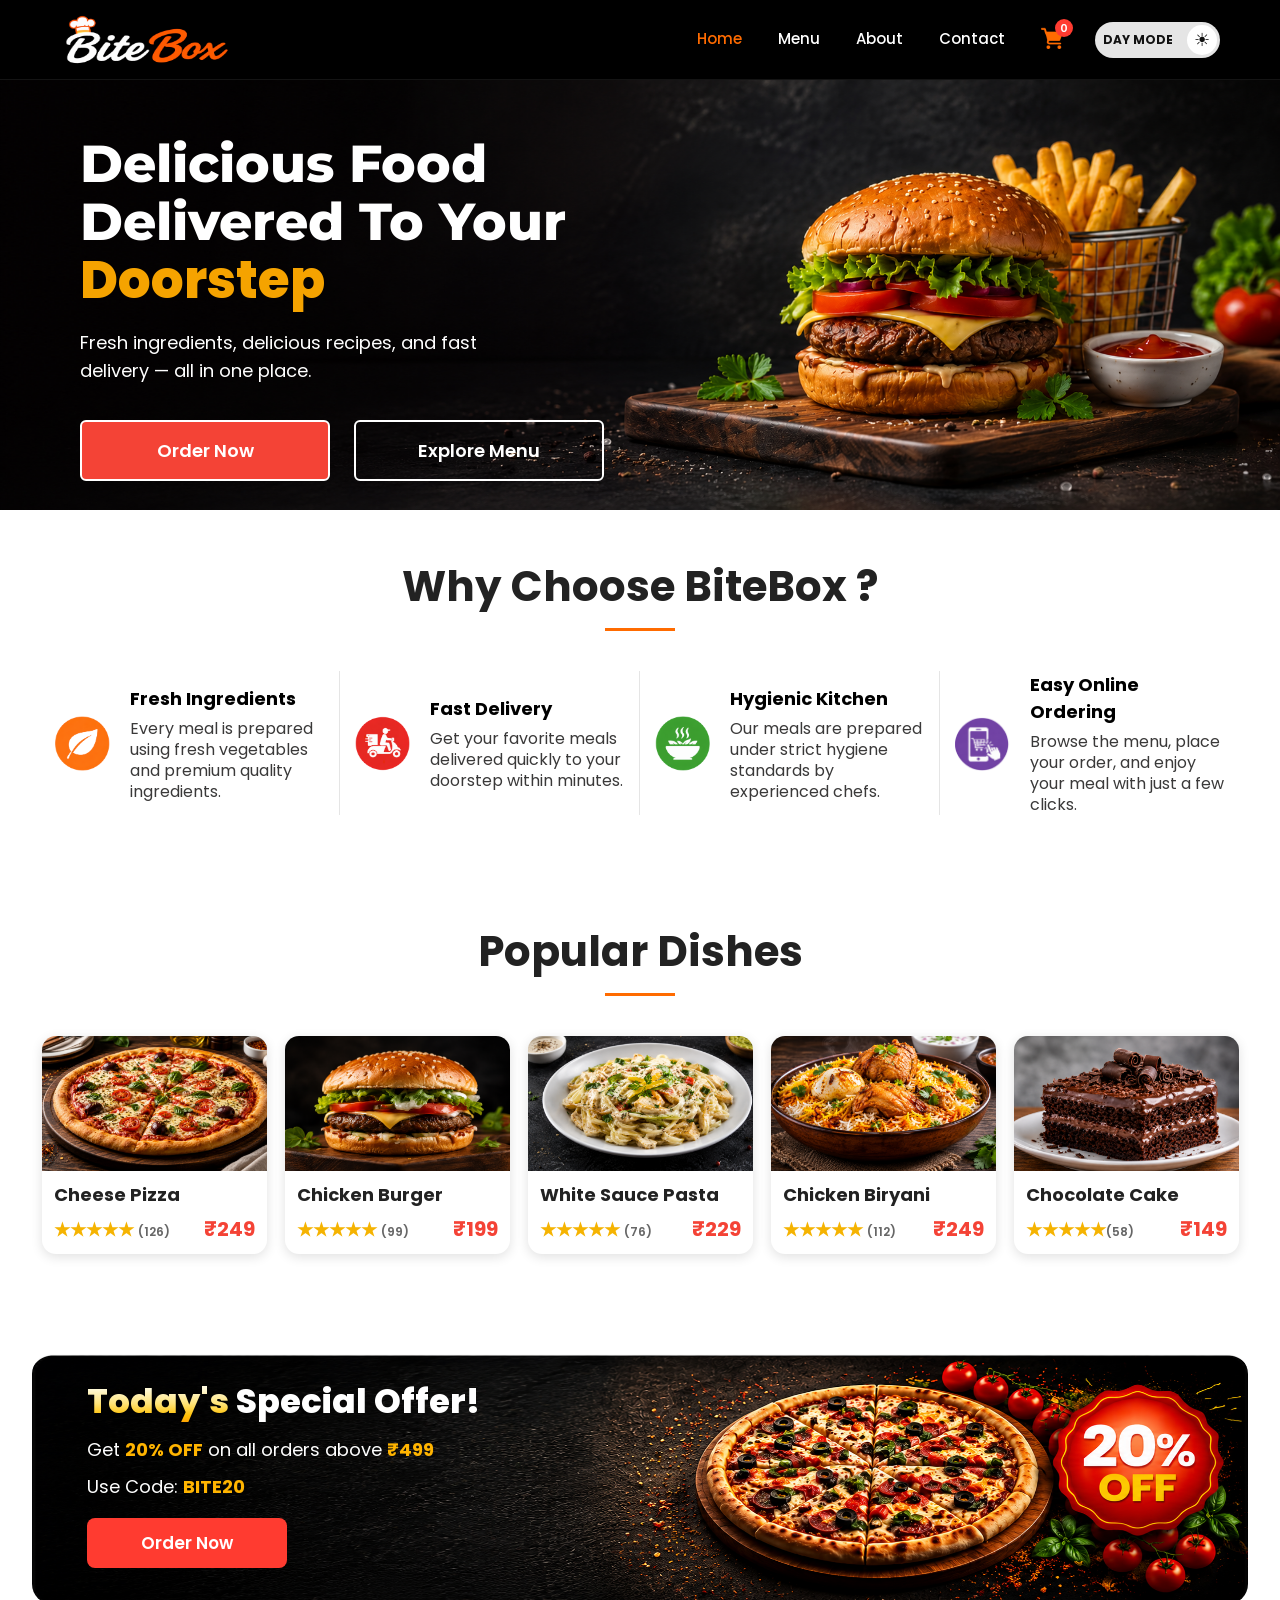
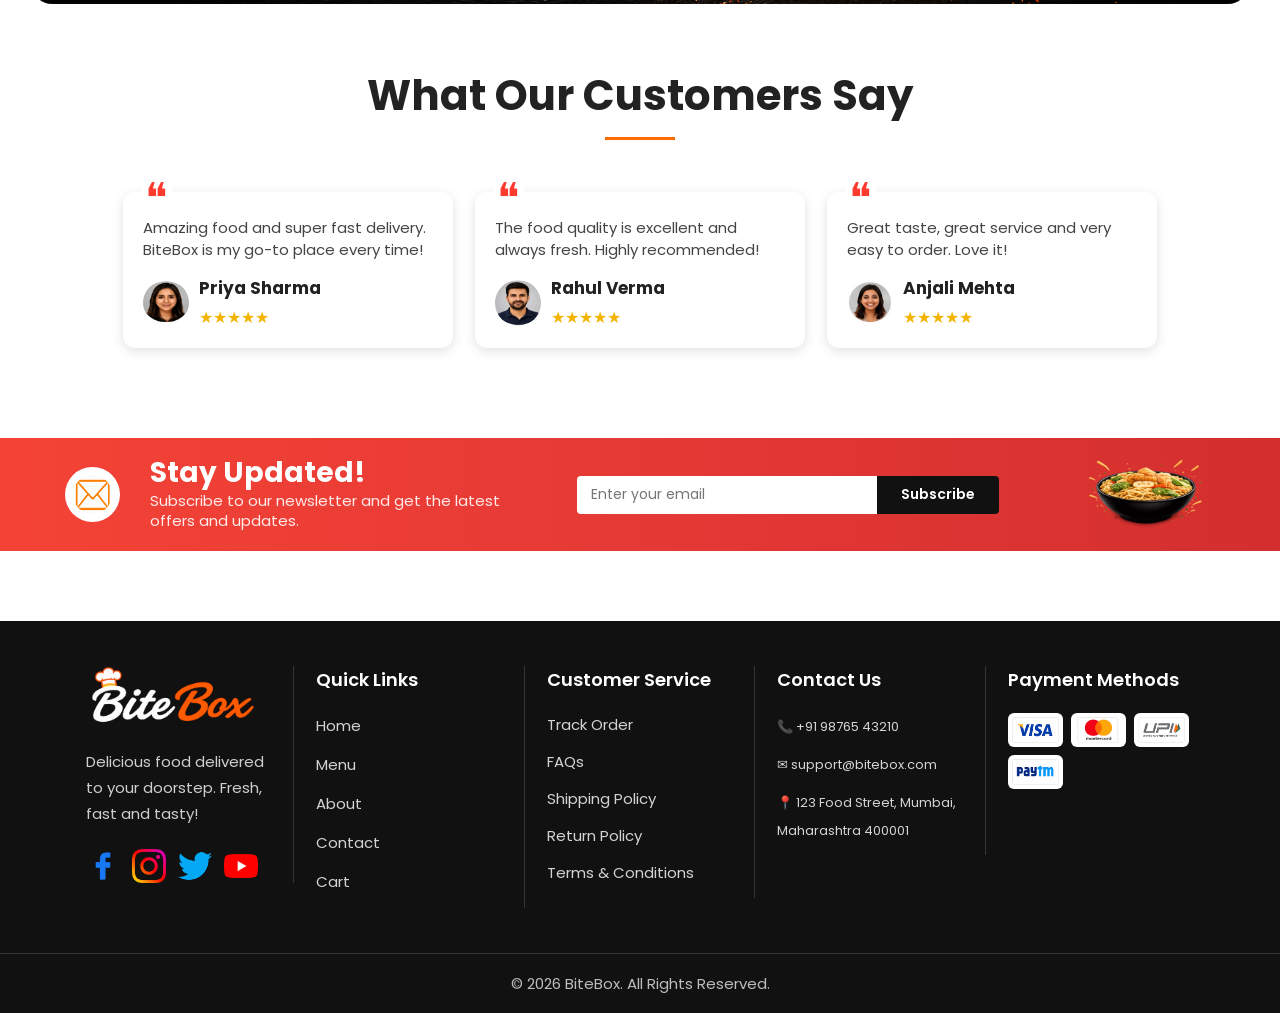
<file: index.html>
<!DOCTYPE html>
<html lang="en">

<head>
    <meta charset="UTF-8">
    <meta name="viewport" content="width=device-width, initial-scale=1.0">
    <title>BiteBox</title>
    <link rel="stylesheet" href="css/style.css">
    <link rel="preconnect" href="https://fonts.googleapis.com">
    <link rel="preconnect" href="https://fonts.gstatic.com" crossorigin>
    <link
        href="https://fonts.googleapis.com/css2?family=Great+Vibes&family=Montserrat:wght@400;600;700;800&family=Pacifico&family=Poppins:wght@300;400;500;600;700&display=swap"
        rel="stylesheet">
</head>

<body>
    <script src="/js/script.js"></script>
    <header>
        <!--Restaurant Name-->
        <img src="assets/images/logo.png" alt="BiteBox Logo" class="logo">

        <!--Navigation Menu-->
        <nav>
            <a href="index.html" class="active">Home</a>
 
            <a href="menu.html">Menu</a>

            <a href="about.html">About</a>

            <a href="contact.html">Contact</a>

            <a href="cart.html" class="cart-icon">
                <span class="cart-wrapper">
                    <img src="assets/icons/cart.png" alt="Cart Icon" width="22" height="22">
                    <span id="cart-count">0</span>
                </span>
            </a>

            <button type="button" id="theme-toggle" class="theme-toggle">
                <span class="theme-icon">☀</span>
                <span class="theme-text">
                    DAY MODE
                </span>

            </button>

        </nav>

    </header>




    <main>
        <section id="home-hero">
            <!-- Hero Section -->

            <h1>Delicious Food Delivered To Your <span>Doorstep</span></h1>
            <p>
                Fresh ingredients, delicious recipes, and fast delivery
                — all in one place.
            </p>

            <div class="hero-buttons">
                <a href="menu.html" class="order-btn">Order Now</a>
                <a href="menu.html" class="menu-btn">Explore Menu</a>
            </div>

        </section>

        <section id="features">

            <h2>Why Choose BiteBox ?</h2>

            <article>
                <img src="assets/images/fresh.png" alt="Fresh Ingredients" width="80">
                <div>
                    <h3>Fresh Ingredients</h3>
                    <p>
                        Every meal is prepared using fresh vegetables and premium quality ingredients.
                    </p>
                </div>
            </article>

            <article>
                <img src="assets/images/fast-delivery.png" alt="Fast Delivery" width="80">
                <div>
                    <h3>Fast Delivery</h3>
                    <p>
                        Get your favorite meals delivered quickly to your doorstep within minutes.
                    </p>
                </div>
            </article>

            <article>
                <img src="assets/images/hygienic.png" alt="Hygienic Kitchen" width="80">
                <div>
                    <h3>Hygienic Kitchen</h3>

                    <p>
                        Our meals are prepared under strict hygiene standards by experienced chefs.
                    </p>
                </div>
            </article>

            <article>
                <img src="assets/images/easy.png" alt="Easy Online Ordering" width="80">
                <div>
                    <h3>Easy Online Ordering</h3>
                    <div>
                        <p>
                            Browse the menu, place your order, and enjoy your meal with just a few clicks.
                        </p>
                    </div>
            </article>

        </section>



        <!--Todays Featured Dishes -->
        <section id="popular-dishes">

            <h2>Popular Dishes</h2>

            <article>
                <img src="assets/images/popular-pizza.png" alt="Cheese Pizza">
                <h3>Cheese Pizza</h3>

                <div class="details">
                    <p class="ratings">
                        &#9733;&#9733;&#9733;&#9733;&#9733;
                        <small>(126)</small>
                    </p>

                    <p class="price">
                        ₹249
                    </p>
                </div>
            </article>

            <article>
                <img src="assets/images/popular-burger.png" alt="Chicken Burger">
                <h3>Chicken Burger</h3>

                <div class="details">
                    <p class="ratings">
                        &#9733;&#9733;&#9733;&#9733;&#9733;
                        <small>(99)</small>
                    </p>

                    <p class="price">
                        ₹199
                    </p>
                </div>
            </article>

            <article>
                <img src="assets/images/popular-pasta.png" alt="White Sauce Pasta">
                <h3>White Sauce Pasta</h3>

                <div class="details">
                    <p class="ratings">
                        &#9733;&#9733;&#9733;&#9733;&#9733;
                        <small>(76)</small>
                    </p>

                    <p class="price">
                        ₹229
                    </p>
                </div>
            </article>

            <article>
                <img src="assets/images/popular-briyani.png" alt="Chicken Biryani">
                <h3>Chicken Biryani</h3>

                <div class="details">
                    <p class="ratings">
                        &#9733;&#9733;&#9733;&#9733;&#9733;
                        <small>(112)</small>
                    </p>

                    <p class="price">
                        ₹249
                    </p>
                </div>
            </article>

            <article>
                <img src="assets/images/popular-cake.png" alt="Chocolate Cake">
                <h3>Chocolate Cake</h3>

                <div class="details">
                    <p class="ratings">
                        &#9733;&#9733;&#9733;&#9733;&#9733;<small>(58)</small>
                    </p>

                    <p class="price">
                        ₹149
                    </p>
                </div>
            </article>
        </section>



        <!--Todays Special Offers -->
        <section id="offer">

            <div class="offer-content">
                <h2><span>Today's </span>Special Offer!</h2>
                <p> Get <strong>20% OFF</strong> on all orders above <strong>₹499</strong>
                </p>
                <p> Use Code: <strong>BITE20</strong> </p>
                <a href="menu.html"> Order Now </a>
            </div>
        </section>


        <!-- Customer Reviews -->
        <section id="reviews">
            <h2>What Our Customers Say</h2>
            <article>
                <p> Amazing food and super fast delivery.
                    BiteBox is my go-to place every time!
                </p>
                <div class="customer">
                    <img src="assets/images/Priya.png" alt="Priya Sharma">
                    <div>
                        <h3>Priya Sharma</h3>
                        <span> &#9733;&#9733;&#9733;&#9733;&#9733;</span>
                    </div>
                </div>
            </article>

            <article>

                <p>
                    The food quality is excellent and always fresh.
                    Highly recommended!
                </p>

                <div class="customer">
                    <img src="assets/images/rahul.png" alt="Rahul Verma">

                    <div>
                        <h3>Rahul Verma</h3>
                        <span> &#9733;&#9733;&#9733;&#9733;&#9733;</span>
                    </div>
                </div>

            </article>

            <article>

                <p>
                    Great taste, great service and very easy to order.
                    Love it!
                </p>

                <div class="customer">
                    <img src="assets/images/anjali.png" alt="Anjali Mehta">

                    <div>
                        <h3>Anjali Mehta</h3>
                        <span> &#9733;&#9733;&#9733;&#9733;&#9733;</span>
                    </div>
                </div>

            </article>

        </section>


        <!--NewsLetter section-->
        <section id="newsletter">
            <div class="newsletter-content">
                <img src="assets/images/mail.png" alt="Newsletter Icon" width="80" height="80">

                <div>
                    <h2>Stay Updated!</h2>
                    <p> Subscribe to our newsletter and get the latest
                        <br>offers and updates.
                    </p>
                </div>
            </div>

            <div class="newsletter-form">
                <input type="email" placeholder="Enter your email">
                <button> Subscribe </button>
            </div>

            <div class="newsletter-image">
                <img src="assets/images/newsletter-food.png" alt="Newsletter Food" width="180" height="120">
            </div>
        </section>


    </main>



    <!-- Footer Logo Section -->
    <footer>
        <div class="footer-container">
            <section>
                <img src="assets/images/logo.png" alt="BiteBox Logo" width="180">
                <p> Delicious food delivered to your doorstep.
                    Fresh, fast and tasty!
                </p>

                <div class="footer-socials">

                    <a href="#">
                        <img src="assets/icons/facebook.png" alt="Facebook" width="35" height="35">
                    </a>

                    <a href="#">
                        <img src="assets/icons/instagram.png" alt="Instagram" width="35" height="35">
                    </a>

                    <a href="#">
                        <img src="assets/icons/twitter.png" alt="Twitter" width="35" height="35">
                    </a>

                    <a href="#">
                        <img src="assets/icons/youtube.png" alt="YouTube" width="35" height="35">
                    </a>
                </div>
            </section>



            <!-- Quick Links -->

            <section>
                <h3>Quick Links</h3>
                <ul>
                    <li><a href="index.html">Home</a></li>
                    <li><a href="menu.html">Menu</a></li>
                    <li><a href="about.html">About</a></li>
                    <li><a href="contact.html">Contact</a></li>
                    <li><a href="cart.html">Cart</a></li>
                </ul>
            </section>



            <!-- Customer Service -->
            <section>
                <h3>Customer Service</h3>
                <ul>
                    <li>Track Order</li>
                    <li>FAQs</li>
                    <li>Shipping Policy</li>
                    <li>Return Policy</li>
                    <li>Terms & Conditions</li>
                </ul>

            </section>



            <!-- Contact Information -->

            <section>
                <h3>Contact Us</h3>
                <p>📞 +91 98765 43210</p>
                <p>✉ support@bitebox.com</p>
                <p> 📍 123 Food Street, Mumbai, Maharashtra 400001 </p>
            </section>



            <!-- Payment Methods -->

            <section>
                <h3>Payment Methods</h3>
                <div class="payment-icons">
                    <img src="assets/images/visa.png" alt="Visa">
                    <img src="assets/images/mastercard.png" alt="MasterCard">
                    <img src="assets/images/upi.png" alt="UPI">
                    <img src="assets/images/paytm.png" alt="Paytm">
                </div>
            </section>
        </div>


        <p> © 2026 BiteBox. All Rights Reserved. </p>

    </footer>

    <script src="js/script.js"></script>
</body>

</html>
</file>
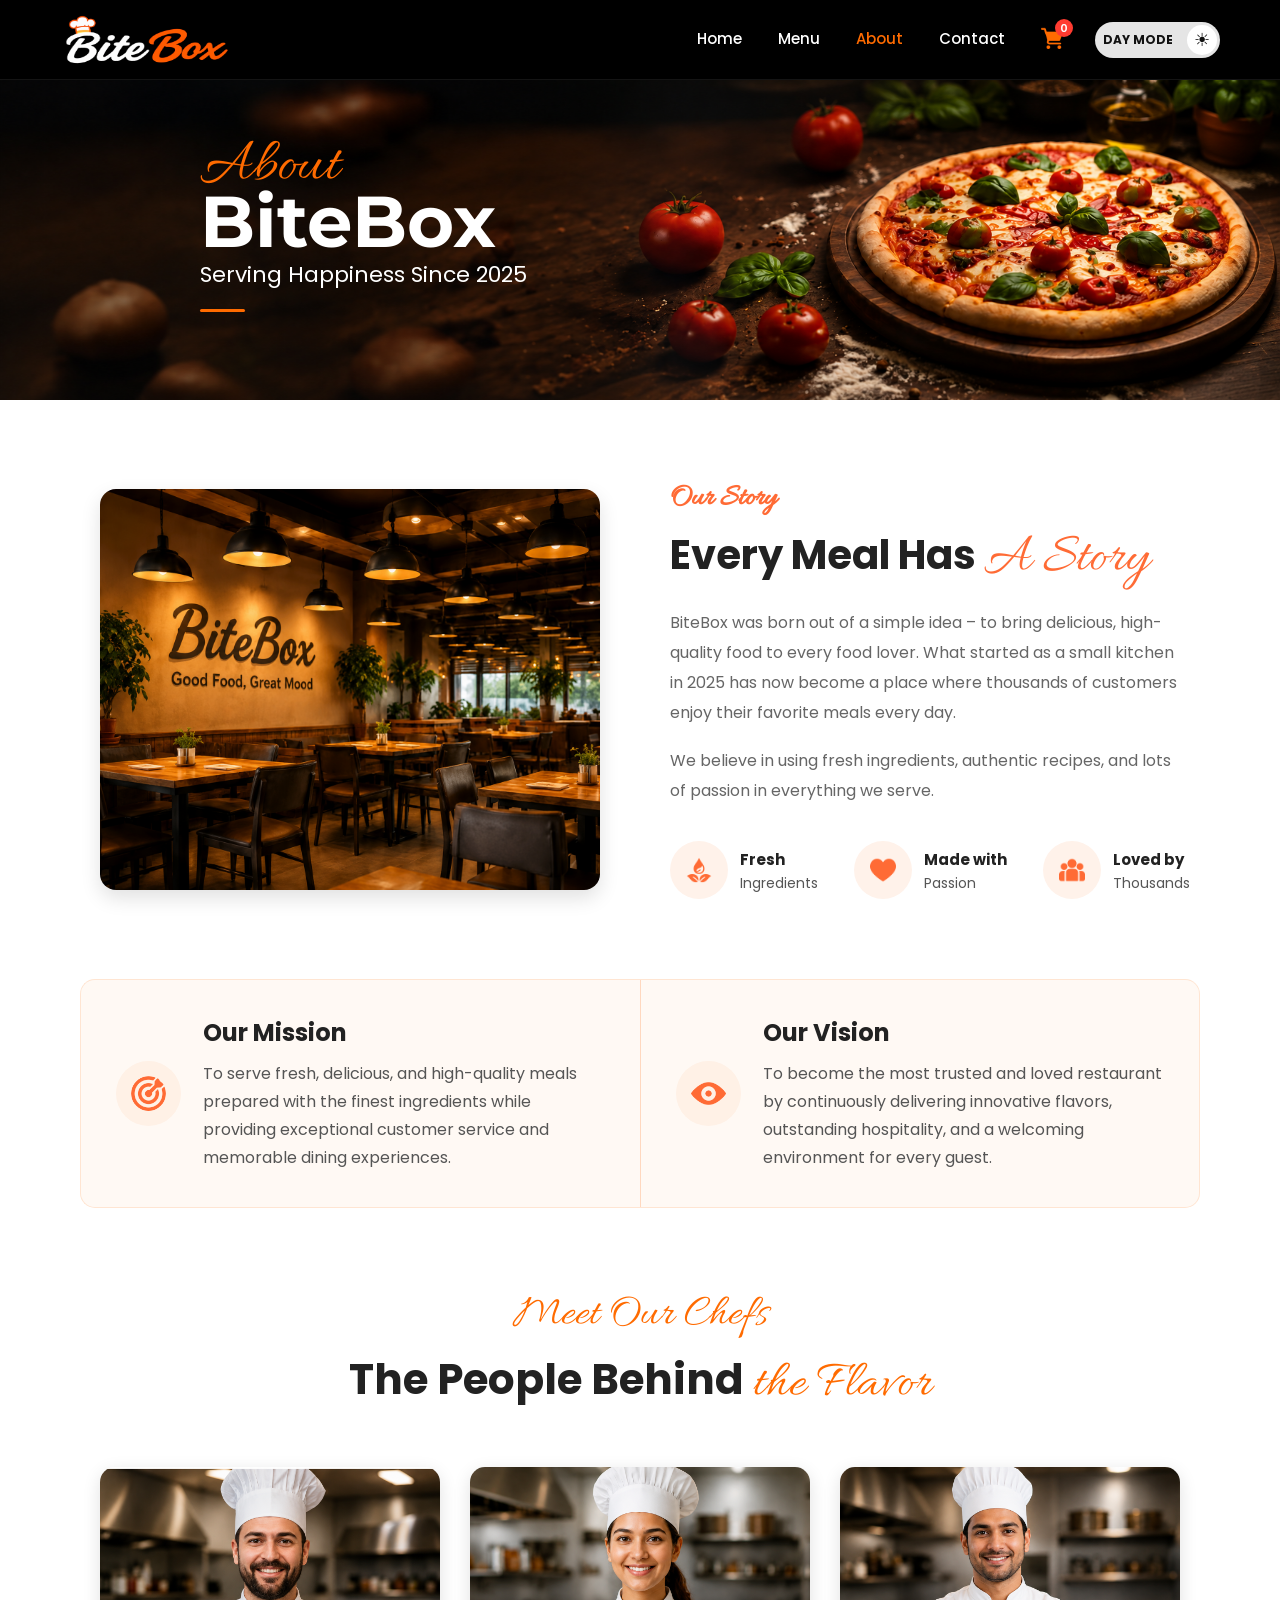
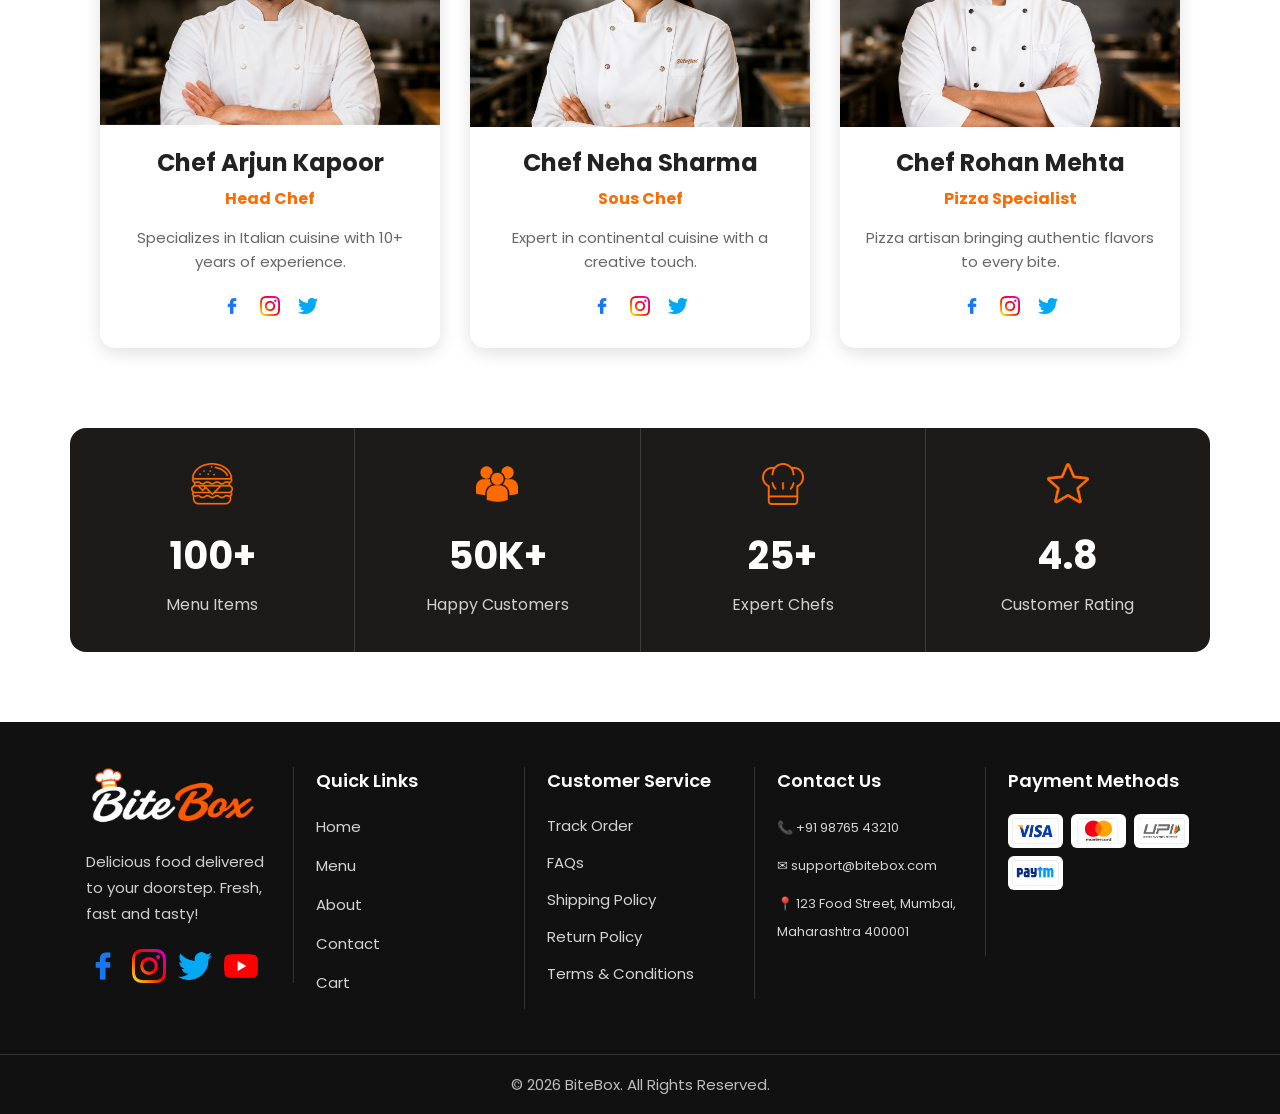
<file: about.html>
<!DOCTYPE html>
<html lang="en">

<head>
    <meta charset="UTF-8">
    <meta name="viewport" content="width=device-width, initial-scale=1.0">
    <title>About - BiteBox</title>
    <link rel="stylesheet" href="css/style.css">
    <link rel="preconnect" href="https://fonts.googleapis.com">
    <link rel="preconnect" href="https://fonts.gstatic.com" crossorigin>
    <link href="https://fonts.googleapis.com/css2?family=Great+Vibes&family=Montserrat:wght@400;600;700;800&family=Pacifico&family=Poppins:wght@300;400;500;600;700&display=swap"rel="stylesheet">
    <link href="https://fonts.googleapis.com/css2?family=Allura&display=swap" rel="stylesheet">
</head>

<body>
    <header>
        <!--Restaurant Name-->
        <img src="assets/images/logo.png" alt="BiteBox Logo" class="logo">

        <!--Navigation Menu-->
        <nav>
            <a href="index.html">Home</a>
            
            <a href="menu.html">Menu</a>
            
            <a href="about.html" class="active">About</a>
            
            <a href="contact.html">Contact</a>
            
            <a href="cart.html" class="cart-icon">
                <span class="cart-wrapper">
                <img src="assets/icons/cart.png" alt="Cart Icon" width="22" height="22">
                 <span id="cart-count">0</span>
            </span>
            </a>

             <button type="button" id="theme-toggle" class="theme-toggle">
                <span class="theme-icon">☀</span>
                <span class="theme-text">
                    DAY MODE
                </span>
            </button>

        </nav>

    </header>



    <!--About Hero section-->
    <!-- About Hero Section -->
    <section id="about-hero">

        <div class="hero-content">
            <h2><span>About</span><br>BiteBox</h2>
            <p>Serving Happiness Since 2025</p>
            <hr>
        </div>

    </section>


    <!--Our story section -->

    <section id="story">

        <article>

            <!-- Restaurant Image -->

            <img src="assets/images/restaurant.png" alt="Restaurant">

            <!-- Story Content -->

            <div class="story-content">

                <small>Our Story</small>

                <h2>
                    Every Meal Has
                    <span>A Story</span>
                </h2>

                <p>
                    BiteBox was born out of a simple idea – to bring
                    delicious, high-quality food to every food lover.
                    What started as a small kitchen in 2025 has now
                    become a place where thousands of customers enjoy
                    their favorite meals every day.
                </p>

                <p>
                    We believe in using fresh ingredients,
                    authentic recipes, and lots of passion
                    in everything we serve.
                </p>

                <!-- Features -->

                <div class="story-features">

                    <article>

                        <div class="feature-icon">
                            <img src="assets/icons/fresh.png" alt="Fresh" width="26">
                        </div>

                        <div>
                            <h4>Fresh</h4>
                            <p>Ingredients</p>
                        </div>

                    </article>

                    <article>

                        <div class="feature-icon">
                            <img src="assets/icons/heart.png" alt="Heart" width="26">
                        </div>

                        <div>
                            <h4>Made with</h4>
                            <p>Passion</p>
                        </div>

                    </article>

                    <article>

                        <div class="feature-icon">
                            <img src="assets/icons/group.png" alt="Customers" width="26">
                        </div>

                        <div>
                            <h4>Loved by</h4>
                            <p>Thousands</p>
                        </div>

                    </article>

                </div>

            </div>

        </article>

    </section>


    <!-- Mission & Vision Section -->

    <section id="mission-vision">

        <div>

            <!-- Mission -->

            <article>

                <img src="assets/icons/mission.png" alt="Mission" width="55" height="55">

                <div>

                    <h3>Our Mission</h3>

                    <p>
                        To serve fresh, delicious, and high-quality meals
                        prepared with the finest ingredients while providing
                        exceptional customer service and memorable dining
                        experiences.
                    </p>

                </div>

            </article>

            <!-- Vision -->

            <article>

                <img src="assets/icons/vision.png" alt="Vision" width="55" height="55">

                <div>

                    <h3>Our Vision</h3>

                    <p>
                        To become the most trusted and loved restaurant by
                        continuously delivering innovative flavors,
                        outstanding hospitality, and a welcoming
                        environment for every guest.
                    </p>

                </div>

            </article>

        </div>

    </section>




    <section id="chefs">

        <small>Meet Our Chefs</small>

        <h2>
            The People Behind
            <span>the Flavor</span>
        </h2>

        <div>

            <!-- Chef 1 -->

            <article>

                <img src="assets/images/chef1.png" alt="Chef Arjun Kapoor">

                <h3>Chef Arjun Kapoor</h3>

                <h4>Head Chef</h4>

                <p>
                    Specializes in Italian cuisine with
                    10+ years of experience.
                </p>

                <div class="chef-social">

                    <a href="#">
                        <img src="assets/icons/facebook.png" alt="Facebook" width="20" height="20">
                    </a>

                    <a href="#">
                        <img src="assets/icons/instagram.png" alt="Instagram" width="20" height="20">
                    </a>

                    <a href="#">
                        <img src="assets/icons/twitter.png" alt="Twitter" width="20" height="20">
                    </a>

                </div>

            </article>

            <!-- Chef 2 -->

            <article>

                <img src="assets/images/chef2.png" alt="Chef Neha Sharma">

                <h3>Chef Neha Sharma</h3>

                <h4>Sous Chef</h4>

                <p>
                    Expert in continental cuisine
                    with a creative touch.
                </p>

                <div class="chef-social">

                    <a href="#">
                        <img src="assets/icons/facebook.png" alt="Facebook" width="20" height="20">
                    </a>

                    <a href="#">
                        <img src="assets/icons/instagram.png" alt="Instagram" width="20" height="20">
                    </a>

                    <a href="#">
                        <img src="assets/icons/twitter.png" alt="Twitter" width="20" height="20">
                    </a>

                </div>
            </article>

            <!-- Chef 3 -->

            <article>

                <img src="assets/images/chef3.png" alt="Chef Rohan Mehta">

                <h3>Chef Rohan Mehta</h3>

                <h4>Pizza Specialist</h4>

                <p>
                    Pizza artisan bringing authentic
                    flavors to every bite.
                </p>

                <div class="chef-social">

                    <a href="#">
                        <img src="assets/icons/facebook.png" alt="Facebook" width="20" height="20">
                    </a>

                    <a href="#">
                        <img src="assets/icons/instagram.png" alt="Instagram" width="20" height="20">
                    </a>

                    <a href="#">
                        <img src="assets/icons/twitter.png" alt="Twitter" width="20" height="20">
                    </a>

                </div>

            </article>

        </div>

    </section>



    <!-- Restaurant Statistics -->

    <section id="statistics">

        <div>

            <article>
                <img src="assets/icons/menu-stat.png" alt="Menu Items" width="45" height="45">
                <h3>100+</h3>
                <p>Menu Items</p>
            </article>

            <article>
                <img src="assets/icons/stat-customer.png" alt="Happy Customers" width="45" height="45">
                <h3>50K+</h3>
                <p>Happy Customers</p>
            </article>

            <article>
                <img src="assets/icons/stat-chef.png" alt="Expert Chefs" width="45" height="45">
                <h3>25+</h3>
                <p>Expert Chefs</p>
            </article>

            <article>
                <img src="assets/icons/stat-star.png" alt="Customer Rating" width="45" height="45">
                <h3>4.8</h3>
                <p>Customer Rating</p>
            </article>

        </div>

    </section>

    <!-- Footer Logo Section -->
     <footer>
        <div class="footer-container">
        <section>
            <img src="assets/images/logo.png" alt="BiteBox Logo" width="180">
            <p> Delicious food delivered to your doorstep.
                Fresh, fast and tasty!
            </p>

            <div class="footer-socials">

            <a href="#">
                <img src="assets/icons/facebook.png" alt="Facebook" width="35" height="35">
            </a>

            <a href="#">
                <img src="assets/icons/instagram.png" alt="Instagram" width="35" height="35">
            </a>

            <a href="#">
                <img src="assets/icons/twitter.png" alt="Twitter" width="35" height="35">
            </a>

            <a href="#">
                <img src="assets/icons/youtube.png" alt="YouTube" width="35" height="35">
            </a>
            </div>
        </section>

        

        <!-- Quick Links -->

        <section>
            <h3>Quick Links</h3>
            <ul>
                <li><a href="index.html">Home</a></li>
                <li><a href="menu.html">Menu</a></li>
                <li><a href="about.html">About</a></li>
                <li><a href="contact.html">Contact</a></li>
                <li><a href="cart.html">Cart</a></li>
            </ul>
        </section>

        

        <!-- Customer Service -->
        <section>
            <h3>Customer Service</h3>
            <ul>
                <li>Track Order</li>
                <li>FAQs</li>
                <li>Shipping Policy</li>
                <li>Return Policy</li>
                <li>Terms & Conditions</li>
            </ul>

        </section>

        

        <!-- Contact Information -->

        <section>
            <h3>Contact Us</h3>
            <p>📞 +91 98765 43210</p>
            <p>✉ support@bitebox.com</p>
            <p> 📍 123 Food Street, Mumbai, Maharashtra 400001 </p>
        </section>

    

        <!-- Payment Methods -->

        <section>
            <h3>Payment Methods</h3>
            <div class="payment-icons">
            <img src="assets/images/visa.png" alt="Visa" >
            <img src="assets/images/mastercard.png" alt="MasterCard" >
            <img src="assets/images/upi.png" alt="UPI" >
            <img src="assets/images/paytm.png" alt="Paytm">
            </div>
        </section>
    </div>

    
        <p> © 2026 BiteBox. All Rights Reserved. </p>

    </footer>

<script src="js/script.js"></script>
</body>

</html>
</file>
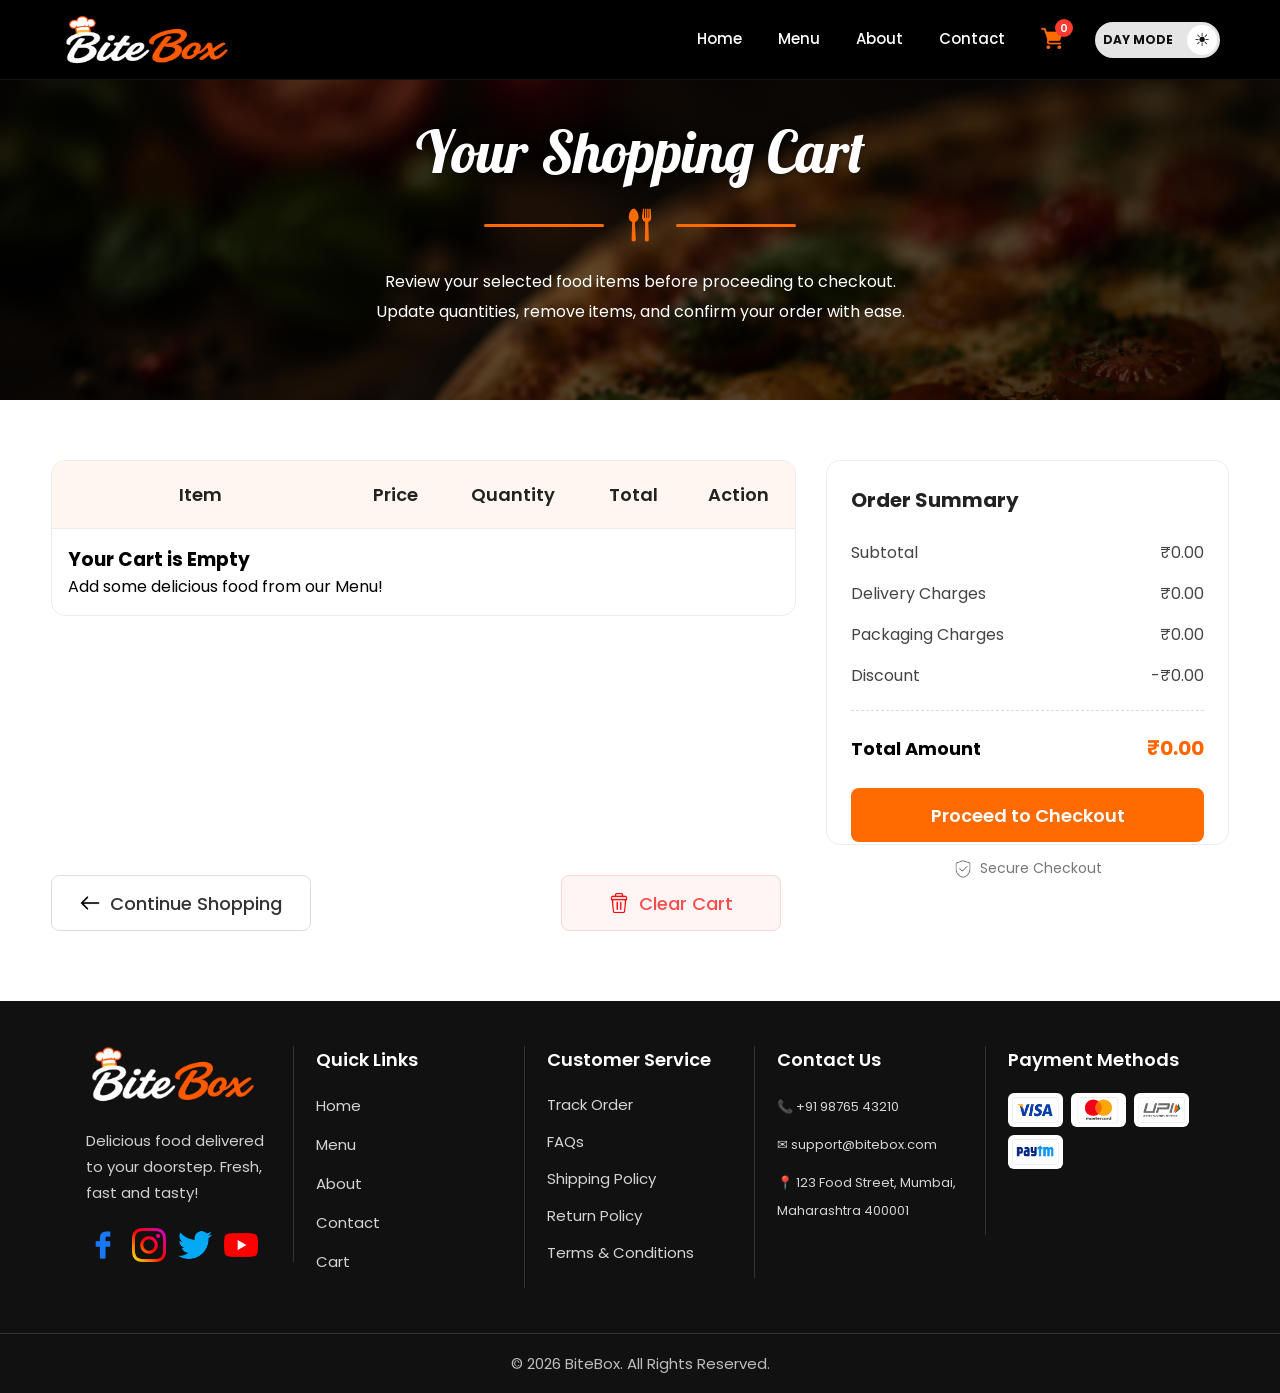
<file: cart.html>
<!DOCTYPE html>
<html lang="en">

<head>
    <meta charset="UTF-8">
    <meta name="viewport" content="width=device-width, initial-scale=1.0">
    <title>Document</title>
    <link rel="stylesheet" href="css/style.css">
    <link rel="preconnect" href="https://fonts.googleapis.com">
    <link rel="preconnect" href="https://fonts.gstatic.com" crossorigin>
    <link href="https://fonts.googleapis.com/css2?family=Great+Vibes&family=Montserrat:wght@400;600;700;800&family=Pacifico&family=Poppins:wght@300;400;500;600;700&display=swap" rel="stylesheet">
    <link href="https://fonts.googleapis.com/css2?family=Lobster&display=swap" rel="stylesheet">
</head>

<body>
    <header>
        <!--Restaurant Name-->
        <img src="assets/images/logo.png" alt="BiteBox Logo" class="logo">

        <!--Navigation Menu-->
        <nav>
            <a href="index.html">Home</a>

            <a href="menu.html">Menu</a>

            <a href="about.html">About</a>

            <a href="contact.html">Contact</a>

             <a href="cart.html" class="cart-icon">
                <span class="cart-wrapper">
                <img src="assets/icons/cart.png" alt="Cart Icon" width="22" height="22">
                 <span id="cart-count">0</span>
            </span>
            </a>
           

             <button type="button" id="theme-toggle" class="theme-toggle">
                <span class="theme-icon">☀</span>
                <span class="theme-text">
                    DAY MODE
                </span>
            </button>
            
        </nav>

    </header>


    <!-- Cart Hero Section -->
    <section id="cart-hero">

        <h1>Your Shopping Cart</h1>

        <div class="divider">

            <hr>

            <img src="assets/images/fork-and-spoon.png" alt="Fork and Spoon">

            <hr>

        </div>

        <p>
            Review your selected food items before proceeding to checkout.
            <br>
            Update quantities, remove items, and confirm your order with ease.
        </p>

    </section>

    <!-- Shopping Cart Section -->
    <section id="cart-details">
        <section id="shopping-cart">

            <table>

                <thead>

                    <tr>

                        <th>Item</th>

                        <th>Price</th>

                        <th>Quantity</th>

                        <th>Total</th>

                        <th>Action</th>

                    </tr>

                </thead>

                <tbody>

                    <!-- Item 1 -->

                    <tr>

                        <td>
                            <div class="cart-item">

                                <img src="assets/images/pizza.png" alt="Margherita Pizza" width="80">
                                <div>
                                    <h3>Margherita Pizza</h3>

                                    <p>Classic delight with fresh cheese & basil.</p>
                                </div>
                            </div>

                        </td>

                        <td>₹249</td>

                        <td>
                            <div class="quantity-box">

                                <button>-</button>

                                <span>1</span>

                                <button>+</button>
                            </div>


                        </td>

                        <td>₹249</td>

                        <td>

                            <a href="#">
                                <img src="assets/icons/delete.png" alt="Delete" width="25">
                            </a>

                        </td>

                    </tr>

                    <!-- Item 2 -->

                    <tr>

                        <td>
                            <div class="cart-item">

                                <img src="assets/images/burger.png" alt="Cheese Burger" width="80">
                                <div>

                                    <h3>Cheese Burger</h3>

                                    <p>Juicy grilled burger with cheese & veggies.</p>
                                </div>
                            </div>

                        </td>

                        <td>₹189</td>

                        <td>
                            <div class="quantity-box">

                                <button>-</button>

                                <span>2</span>

                                <button>+</button>
                            </div>

                        </td>

                        <td>₹378</td>

                        <td>

                            <a href="#">
                                <img src="assets/icons/delete.png" alt="Delete" width="25">
                            </a>

                        </td>

                    </tr>

                    <!-- Item 3 -->

                    <tr>

                        <td>
                            <div class="cart-item">

                                <img src="assets/images/pasta.png" alt="Creamy Pasta" width="80">
                                <div>

                                    <h3>Creamy Pasta</h3>

                                    <p>Delicious white sauce pasta with herbs.</p>
                                </div>
                            </div>

                        </td>

                        <td>₹199</td>

                        <td>
                            <div class="quantity-box">

                                <button>-</button>

                                <span>1</span>

                                <button>+</button>
                            </div>

                        </td>

                        <td>₹199</td>

                        <td>

                            <a href="#">
                                <img src="assets/icons/delete.png" alt="Delete" width="25">
                            </a>

                        </td>

                    </tr>

                </tbody>

            </table>

        </section>

        <aside id="order-summary">

            <h2>Order Summary</h2>

            <p>
                <span>Subtotal</span>
                <span id="subtotal-amount">₹0.00</span>
            </p>

            <p>
                <span>Delivery Charges</span>
                <span id="delivery-amount">₹0.00</span>
            </p>

            <p>
                <span>Packaging Charges</span>
                <span id="packaging-amount">₹0.00</span>
            </p>

            <p id="discount-row">
                <span>Discount</span>
                <span id="discount-amount">₹0.00</span>
            </p>

            <hr>

            <h3>
                <span>Total Amount</span>
                <span id="total-amount">₹0.00</span>
            </h3>

            <button type="button">
                Proceed to Checkout
            </button>

            <p>
                <img src="assets/icons/shield.png" width="18" height="18">
                Secure Checkout
            </p>

        </aside>
    </section>

    <!-- Cart Action Buttons -->

    <section id="cart-actions">

        <a href="menu.html">
            <img src="assets/icons/left-arrow.png">
            Continue Shopping
        </a>

        <button type="button" id="clear-cart">

            <img src="assets/icons/delete.png" > Clear Cart

        </button>

    </section>

    <!-- Footer Logo Section -->
    <!-- Footer Logo Section -->
    <footer>
        <div class="footer-container">
            <section>
                <img src="assets/images/logo.png" alt="BiteBox Logo" width="180">
                <p> Delicious food delivered to your doorstep.
                    Fresh, fast and tasty!
                </p>

                <div class="footer-socials">

                    <a href="#">
                        <img src="assets/icons/facebook.png" alt="Facebook" width="35" height="35">
                    </a>

                    <a href="#">
                        <img src="assets/icons/instagram.png" alt="Instagram" width="35" height="35">
                    </a>

                    <a href="#">
                        <img src="assets/icons/twitter.png" alt="Twitter" width="35" height="35">
                    </a>

                    <a href="#">
                        <img src="assets/icons/youtube.png" alt="YouTube" width="35" height="35">
                    </a>
                </div>
            </section>



            <!-- Quick Links -->

            <section>
                <h3>Quick Links</h3>
                <ul>
                    <li><a href="index.html">Home</a></li>
                    <li><a href="menu.html">Menu</a></li>
                    <li><a href="about.html">About</a></li>
                    <li><a href="contact.html">Contact</a></li>
                    <li><a href="cart.html">Cart</a></li>
                </ul>
            </section>



            <!-- Customer Service -->
            <section>
                <h3>Customer Service</h3>
                <ul>
                    <li>Track Order</li>
                    <li>FAQs</li>
                    <li>Shipping Policy</li>
                    <li>Return Policy</li>
                    <li>Terms & Conditions</li>
                </ul>

            </section>



            <!-- Contact Information -->

            <section>
                <h3>Contact Us</h3>
                <p>📞 +91 98765 43210</p>
                <p>✉ support@bitebox.com</p>
                <p> 📍 123 Food Street, Mumbai, Maharashtra 400001 </p>
            </section>



            <!-- Payment Methods -->

            <section>
                <h3>Payment Methods</h3>
                <div class="payment-icons">
                    <img src="assets/images/visa.png" alt="Visa">
                    <img src="assets/images/mastercard.png" alt="MasterCard">
                    <img src="assets/images/upi.png" alt="UPI">
                    <img src="assets/images/paytm.png" alt="Paytm">
                </div>
            </section>
        </div>


        <p> © 2026 BiteBox. All Rights Reserved. </p>

    </footer>


    <script src="js/script.js"></script>

</body>

</html>
</file>
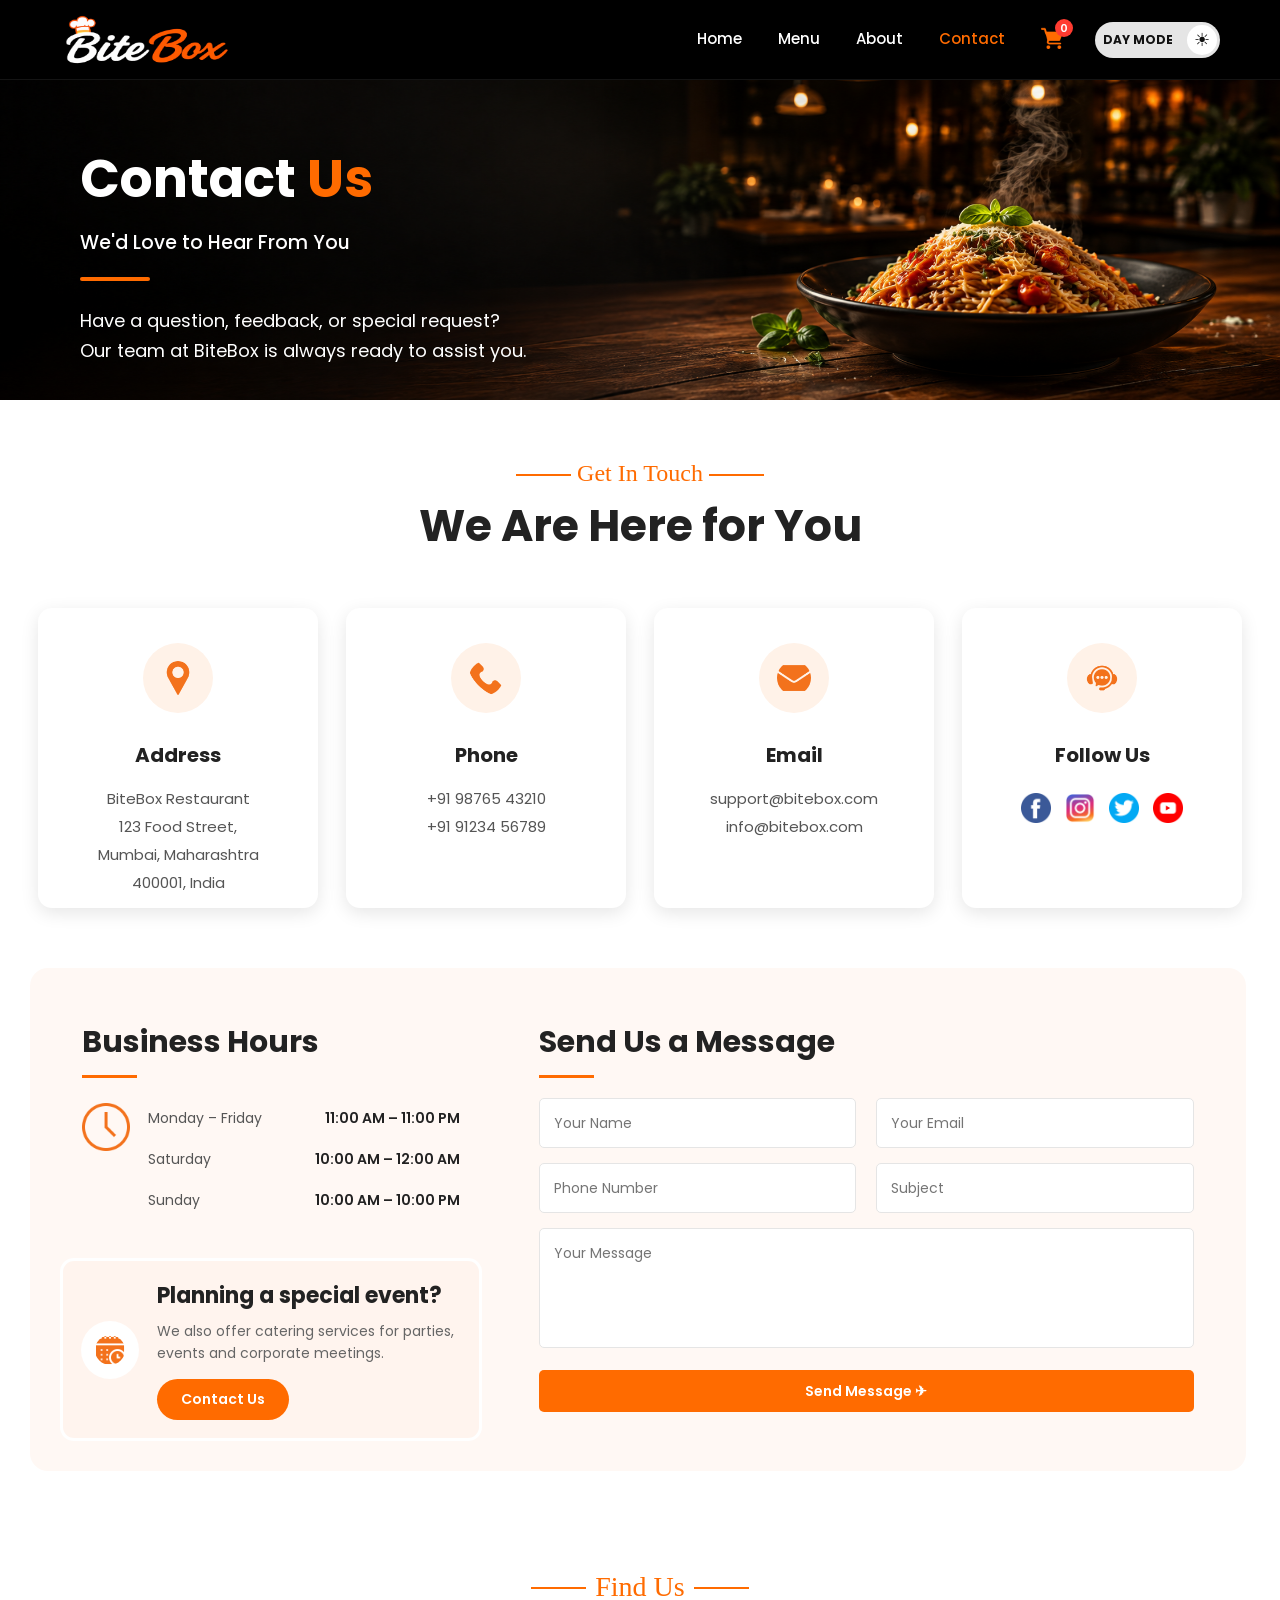
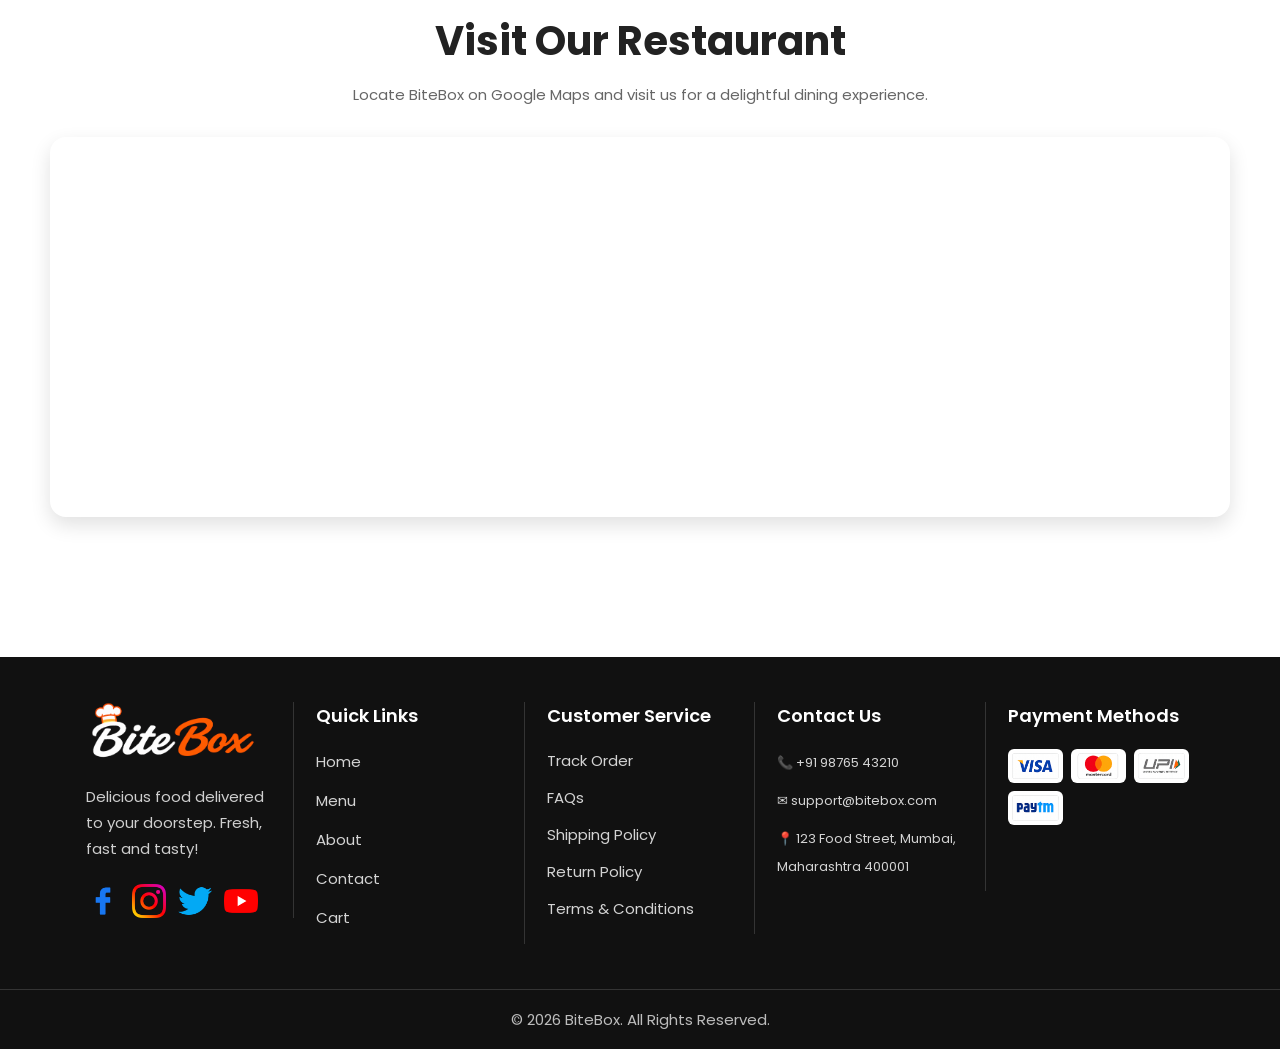
<file: contact.html>
<!DOCTYPE html>
<html lang="en">

<head>
    <meta charset="UTF-8">
    <meta name="viewport" content="width=device-width, initial-scale=1.0">
    <title>Contact - BiteBox</title>
    <link rel="stylesheet" href="css/style.css">
     <link rel="preconnect" href="https://fonts.googleapis.com">
    <link rel="preconnect" href="https://fonts.gstatic.com" crossorigin>
    <link href="https://fonts.googleapis.com/css2?family=Great+Vibes&family=Montserrat:wght@400;600;700;800&family=Pacifico&family=Poppins:wght@300;400;500;600;700&display=swap" rel="stylesheet">
</head>

<body>
    <header>
        <!--Restaurant Name-->
        <img src="assets/images/logo.png" alt="BiteBox Logo" class="logo">

        <!--Navigation Menu-->
        <nav>
            <a href="index.html">Home</a>
            
            <a href="menu.html">Menu</a>
            
            <a href="about.html">About</a>
            
            <a href="contact.html" class="active">Contact</a>
            
             <a href="cart.html" class="cart-icon">
                <span class="cart-wrapper">
                <img src="assets/icons/cart.png" alt="Cart Icon" width="22" height="22">
                 <span id="cart-count">0</span>
            </span>
            </a>
            
             <button type="button" id="theme-toggle" class="theme-toggle">
                <span class="theme-icon">☀</span>
                <span class="theme-text">
                    DAY MODE
                </span>
            </button>

        </nav>

    </header>


    <!--Contact Hero Section-->
    <section id="contact-hero">
        <div class="hero-content">
            <h2>Contact <span>Us</span></h2>
            <h3> We'd Love to Hear From You </h3>
            <hr>
            <p> Have a question, feedback, or special request?<br>
                Our team at BiteBox is always ready to assist you.
            </p>
        </div>
    </section>


<!-- ================= Contact Information Section ================= -->

<section id="contact-info">

    <div class="section-title">

        <h4>Get In Touch</h4>

        <h2>We Are Here for You</h2>

    </div>

    <div class="contact-container">

        <!-- Address -->

        <article>

            <img src="assets/icons/location-icon.png" alt="Location">

            <h3>Address</h3>

            <p>
                BiteBox Restaurant<br>
                123 Food Street,<br>
                Mumbai, Maharashtra<br>
                400001, India
            </p>

        </article>

        <!-- Phone -->

        <article>

            <img src="assets/icons/phone-icon.png" alt="Phone">

            <h3>Phone</h3>

            <p>
                +91 98765 43210<br>
                +91 91234 56789
            </p>

        </article>

        <!-- Email -->

        <article>

            <img src="assets/icons/email-icon.png" alt="Email">

            <h3>Email</h3>

            <p>
                support@bitebox.com<br>
                info@bitebox.com
            </p>

        </article>

        <!-- Social -->

        <article>

            <img src="assets/icons/support-icon.png" alt="Support">

            <h3>Follow Us</h3>

            <div class="social-icons">

                <a href="#">
                    <img src="assets/icons/contact-facebook.png" alt="Facebook">
                </a>

                <a href="#">
                    <img src="assets/icons/contact-instagram.png" alt="Instagram">
                </a>

                <a href="#">
                    <img src="assets/icons/contact-twitter.png" alt="Twitter">
                </a>

                <a href="#">
                    <img src="assets/icons/contact-youtube.png" alt="YouTube">
                </a>

            </div>

        </article>

    </div>

</section>



<!--================ Contact Details Section ================-->

<section id="contact-details">

    <!-- Left Column -->

    <div class="left-column">

        <!-- Business Hours -->

        <div class="business-card">

            <h2>Business Hours</h2>

            <hr>

            <div class="business-content">

                <img src="assets/icons/clock.png" alt="Clock">

                <table>

                    <tr>
                        <td>Monday – Friday</td>
                        <td>11:00 AM – 11:00 PM</td>
                    </tr>

                    <tr>
                        <td>Saturday</td>
                        <td>10:00 AM – 12:00 AM</td>
                    </tr>

                    <tr>
                        <td>Sunday</td>
                        <td>10:00 AM – 10:00 PM</td>
                    </tr>

                </table>

            </div>

        </div>


        <!-- Event Card -->

        <div class="event-card">

            <img src="assets/icons/calendar.png" alt="Calendar">

            <div>

                <h3>Planning a special event?</h3>

                <p>
                    We also offer catering services for parties,
                    events and corporate meetings.
                </p>

                <a href="#">Contact Us</a>

            </div>

        </div>

    </div>



    <!-- Right Column -->

    <div class="right-column">

        <h2>Send Us a Message</h2>

        <hr>

        <form>

            <div class="form-row">

                <input type="text" placeholder="Your Name" name="name">

                <input type="email" placeholder="Your Email" name="email">

            </div>

            <div class="form-row">

                <input type="tel" placeholder="Phone Number" name="phone">

                <input type="text" placeholder="Subject" name="subject">

            </div>

            <textarea placeholder="Your Message" name="message"></textarea>

            <button class="contact-form-button" type="submit">Send Message ✈</button>

        </form>

    </div>

</section>




    <!-- Google Maps Section -->

    <section id="google-map">

        <div class="section-title">

            <h4>Find Us</h4>

            <h2>Visit Our Restaurant</h2>

            <p>
                Locate BiteBox on Google Maps and visit us for a delightful dining experience.
            </p>

        </div>

    <iframe
        src="https://www.google.com/maps/embed?pb=!1m18!1m12!1m3!1d3768.019786814624!2d72.9502261!3d19.194338099999996!2m3!1f0!2f0!3f0!3m2!1i1024!2i768!4f13.1!3m3!1m2!1s0x3be7b92e8437d15b%3A0x8b55216ca2b2ebe9!2sI.T.VEDANT!5e0!3m2!1sen!2sin!4v1785401144688!5m2!1sen!2sin"
        width="100%"
        height="450"
        style="border:0;"
        loading="lazy"
        allowfullscreen>
    </iframe>

    </section>






    <!-- Footer Logo Section -->
     <footer>
        <div class="footer-container">
        <section>
            <img src="assets/images/logo.png" alt="BiteBox Logo" width="180">
            <p> Delicious food delivered to your doorstep.
                Fresh, fast and tasty!
            </p>

            <div class="footer-socials">

            <a href="#">
                <img src="assets/icons/facebook.png" alt="Facebook" width="35" height="35">
            </a>

            <a href="#">
                <img src="assets/icons/instagram.png" alt="Instagram" width="35" height="35">
            </a>

            <a href="#">
                <img src="assets/icons/twitter.png" alt="Twitter" width="35" height="35">
            </a>

            <a href="#">
                <img src="assets/icons/youtube.png" alt="YouTube" width="35" height="35">
            </a>
            </div>
        </section>

        

        <!-- Quick Links -->

        <section>
            <h3>Quick Links</h3>
            <ul>
                <li><a href="index.html">Home</a></li>
                <li><a href="menu.html">Menu</a></li>
                <li><a href="about.html">About</a></li>
                <li><a href="contact.html">Contact</a></li>
                <li><a href="cart.html">Cart</a></li>
            </ul>
        </section>

        

        <!-- Customer Service -->
        <section>
            <h3>Customer Service</h3>
            <ul>
                <li>Track Order</li>
                <li>FAQs</li>
                <li>Shipping Policy</li>
                <li>Return Policy</li>
                <li>Terms & Conditions</li>
            </ul>

        </section>

        

        <!-- Contact Information -->

        <section>
            <h3>Contact Us</h3>
            <p>📞 +91 98765 43210</p>
            <p>✉ support@bitebox.com</p>
            <p> 📍 123 Food Street, Mumbai, Maharashtra 400001 </p>
        </section>

    

        <!-- Payment Methods -->

        <section>
            <h3>Payment Methods</h3>
            <div class="payment-icons">
            <img src="assets/images/visa.png" alt="Visa" >
            <img src="assets/images/mastercard.png" alt="MasterCard" >
            <img src="assets/images/upi.png" alt="UPI" >
            <img src="assets/images/paytm.png" alt="Paytm">
            </div>
        </section>
    </div>

    
        <p> © 2026 BiteBox. All Rights Reserved. </p>

    </footer>


    <script src="js/script.js"></script>
</body>

</html>
</file>
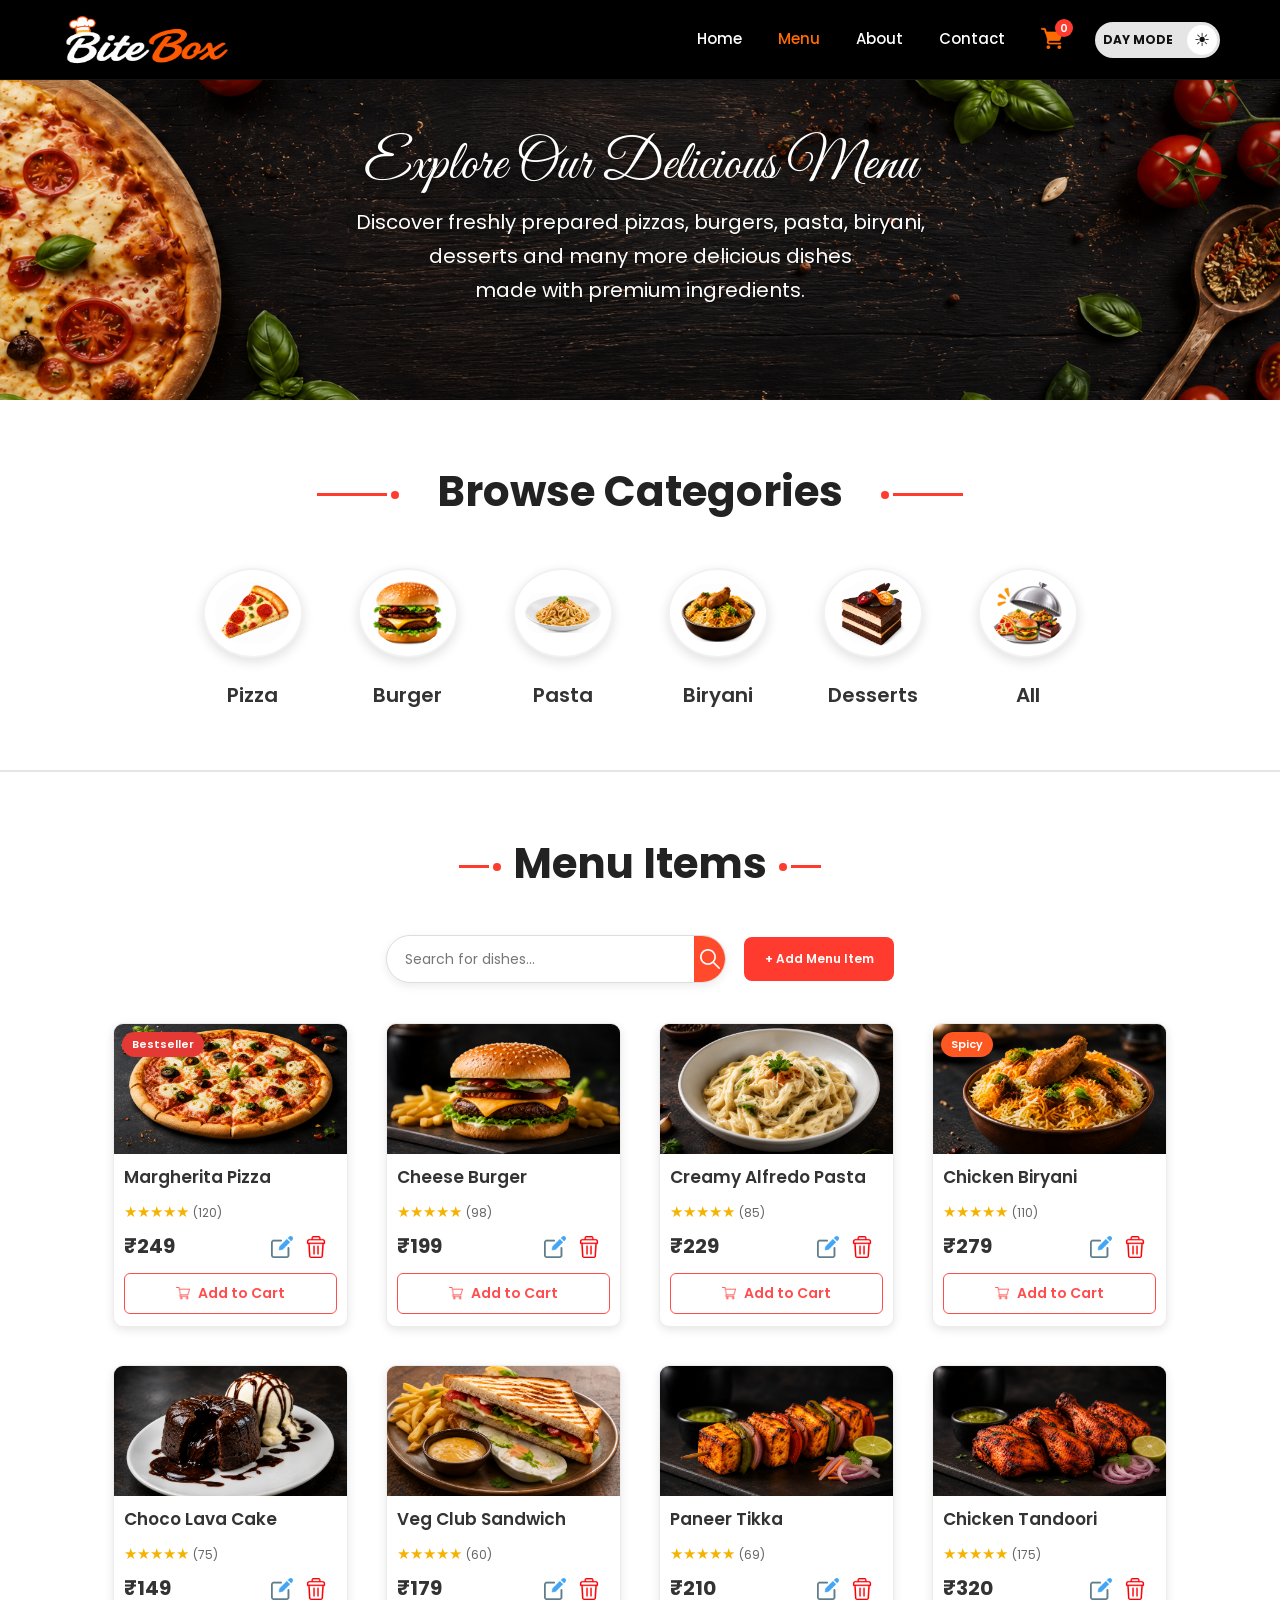
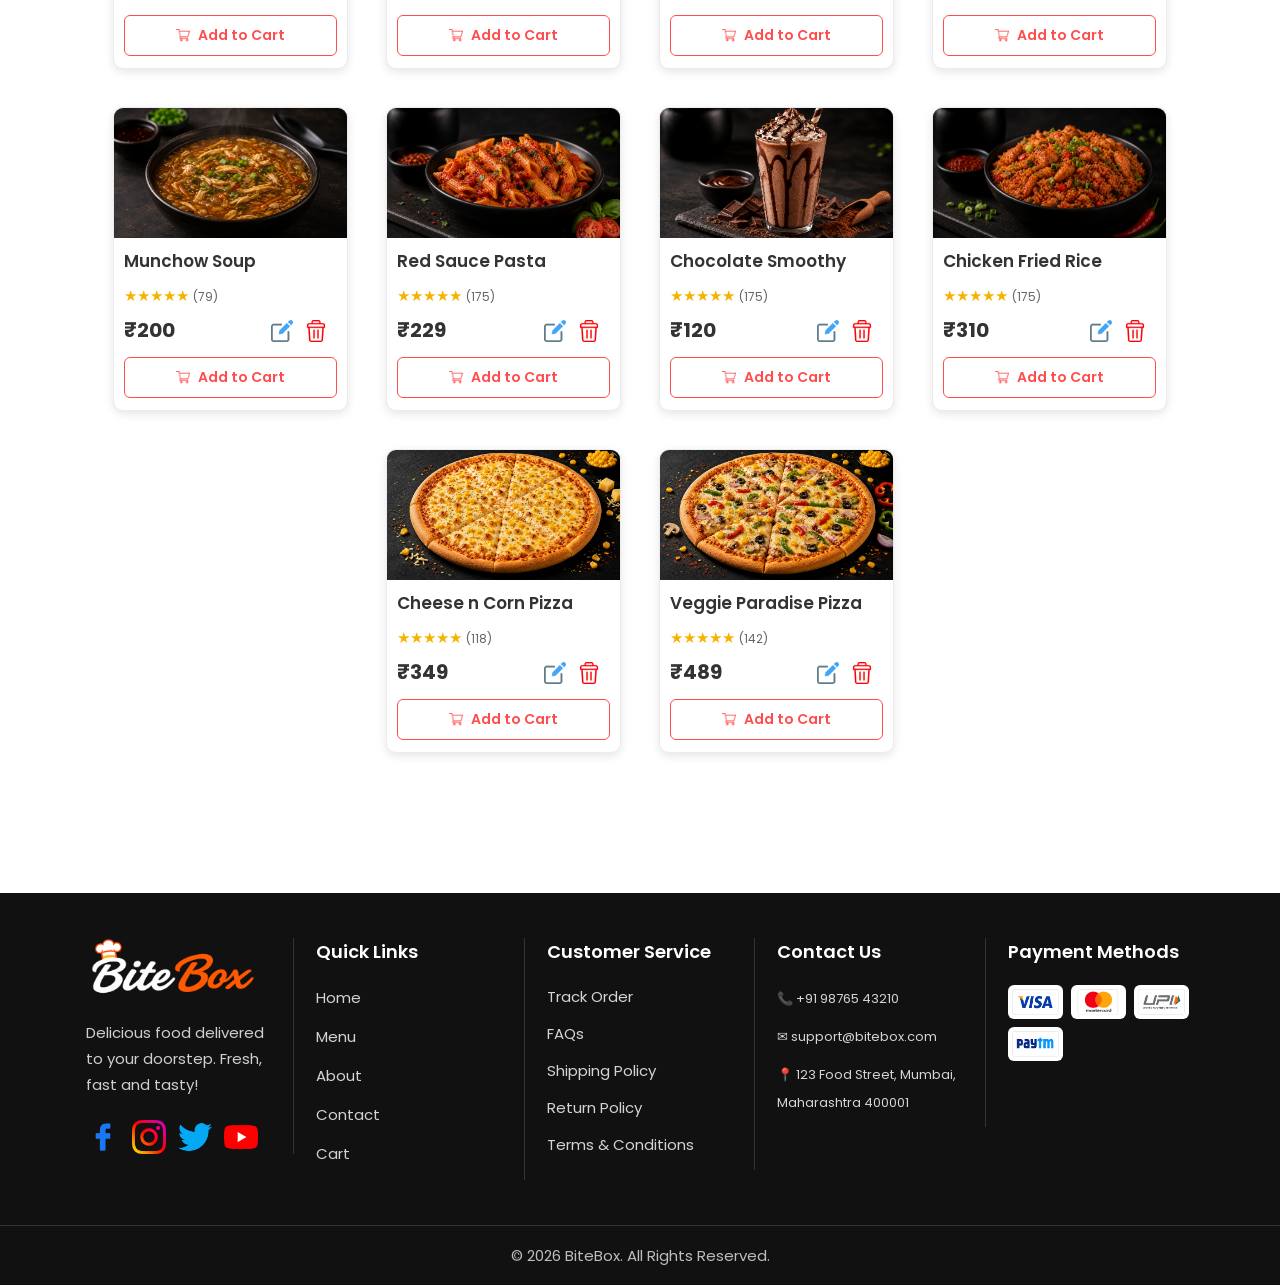
<file: menu.html>
<!DOCTYPE html>
<html lang="en">

<head>
  <meta charset="UTF-8">
  <meta name="viewport" content="width=device-width, initial-scale=1.0">
  <title>Menu - BiteBox</title>
  <link rel="stylesheet" href="css/style.css">
  <link rel="preconnect" href="https://fonts.googleapis.com">
  <link rel="preconnect" href="https://fonts.gstatic.com" crossorigin>
  <link
    href="https://fonts.googleapis.com/css2?family=Great+Vibes&family=Montserrat:wght@400;600;700;800&family=Pacifico&family=Poppins:wght@300;400;500;600;700&display=swap"
    rel="stylesheet">
</head>

<body>
  <header>
    <!--Restaurant Name-->
    <img src="assets/images/logo.png" alt="BiteBox Logo" class="logo">

    <!--Navigation Menu-->
    <nav>
      <a href="index.html"> Home</a>

      <a href="menu.html" class="active">Menu</a>

      <a href="about.html">About</a>

      <a href="contact.html">Contact</a>

      <a href="cart.html" class="cart-icon">
        <span class="cart-wrapper">
          <img src="assets/icons/cart.png" alt="Cart Icon" width="22" height="22">
          <span id="cart-count">0</span>
        </span>
      </a>

      <button type="button" id="theme-toggle" class="theme-toggle">
        <span class="theme-icon">☀</span>
        <span class="theme-text">
          DAY MODE
        </span>
      </button>

    </nav>

  </header>


  <!--Menu hero section-->
  <section id="menu-hero">

    <h1>Explore Our Delicious Menu</h1>

    <p>
      Discover freshly prepared pizzas, burgers, pasta,
      biryani,<br> desserts and many more delicious dishes<br>
      made with premium ingredients.
    </p>

  </section>

 
  <section id="categories">
    <h2><span></span>Browse Categories<span></span></h2>

    <div>
      <article>
        <img src="assets/icons/pizza-icon.png" alt="Pizza" width="120" height="120">
        <h3>Pizza</h3>
      </article>

      <article>
        <img src="assets/icons/burger-icon.png" alt="Burger" width="120" height="120">
        <h3>Burger</h3>
      </article>

      <article>
        <img src="assets/icons/pasta-icon.png" width="120" height="120">
        <h3>Pasta</h3>
      </article>

      <article>
        <img src="assets/icons/biryani-icon.png" width="120" height="120">
        <h3>Biryani</h3>
      </article>

      <article>
        <img src="assets/icons/cake-icon.png" alt="Desserts" width="120" height="120">
        <h3>Desserts</h3>
      </article>

       <article>
        <img src="assets/icons/all-items.png" alt="Desserts" width="120" height="120">
        <h3>All</h3>
      </article>

    </div>
  </section>


  <!-- Menu Items Section -->

  <section id="menu-items">

    <h2>
      <span></span>
      Menu Items
      <span></span>
    </h2>


    <div class="menu-controls">

      <div class="menu-search">

        <input type="text" id="menu-search" placeholder="Search for dishes...">

        <button type="button" id="search-button">
          <img src="assets/icons/search.png" alt="Search" width="20" height="20">
        </button>

      </div>

      <button type="button" id="add-menu-btn">
        + Add Menu Item
      </button>

    </div>


    <!-- Add Menu Item Modal -->

    <div id="menu-modal" class="menu-modal">

      <div class="menu-modal-content">

        <div class="modal-header">

          <h2>Add Menu Item</h2>

        </div>


        <form id="menu-form">

          <div class="form-row">
            <div class="form-group">
              <label for="menu-name"> Menu Item Name </label>
              <input type="text" id="menu-name" placeholder="Enter item name" required>
            </div>


            <div class="form-group">
              <label for="menu-price"> Price (₹) </label>
              <input type="number" id="menu-price" placeholder="Enter price" required>
            </div>

          </div>


          <div class="form-row">
            <div class="form-group">
              <label for="menu-category"> Category </label>
              <input type="text" id="menu-category" placeholder="Enter category" required>
            </div>


            <div class="form-group">
              <label for="menu-rating"> Rating (0 - 5) </label>
              <input type="text" id="menu-rating" placeholder="★★★★★" required>
            </div>

          </div>


          <div class="form-row">
            <div class="form-group">
              <label for="menu-reviews"> Number of Reviews </label>
              <input type="number" id="menu-reviews" placeholder="Enter number of reviews" required>
            </div>


            <div class="form-group">
              <label for="menu-image"> Image URL / Path </label>
              <input type="text" id="menu-image" placeholder="Enter image URL or path" required>
            </div>

          </div>


          <div class="form-actions">
            <button type="button" id="cancel-menu-form"> Cancel </button>
            <button type="submit"> Add Menu Item </button>
          </div>

        </form>
      </div>
    </div>






    <div id="menu-container">

      <!-- Menu Item 1 -->

      <article data-category="pizza">

        <span class="tag">Bestseller</span>

        <img src="assets/images/margherita-pizza.png" alt="Margherita Pizza">

        <h3>Margherita Pizza</h3>

        <p class="rating">
          ★★★★★
          <small>(120)</small>
        </p>

        <p class="price">₹249</p>

        <div class="menu-actions">

          <button type="button" class="update-menu-btn">
            <img src="assets/icons/edit.png">
          </button>

          <button type="button" class="delete-menu-btn">
             <img src="assets/icons/delete.png">
          </button>

        </div>

        <button>
          <img class="cart" src="assets/icons/cart-button.png" alt="Cart" width="14" height="14">
          Add to Cart
        </button>

      </article>

      <!-- Menu Item 2 -->

      <article data-category="burger">

        <img src="assets/images/cheese-burger.png" alt="Cheese Burger">

        <h3>Cheese Burger</h3>

        <p class="rating">
          &#9733;&#9733;&#9733;&#9733;&#9733;
          <small>(98)</small>
        </p>

        <p class="price">₹199</p>

         <div class="menu-actions">

          <button type="button" class="update-menu-btn">
            <img src="assets/icons/edit.png">
          </button>

          <button type="button" class="delete-menu-btn">
             <img src="assets/icons/delete.png">
          </button>

        </div>

        <button>
          <img class="cart" src="assets/icons/cart-button.png" alt="Cart" width="14" height="14">
          Add to Cart
        </button>

      </article>

      <!-- Menu Item 3 -->

      <article data-category="pasta">

        <img src="assets/images/alfredo-pasta.png" alt="Creamy Alfredo Pasta">

        <h3>Creamy Alfredo Pasta</h3>

        <p class="rating">
          &#9733;&#9733;&#9733;&#9733;&#9733;
          <small>(85)</small>
        </p>

        <p class="price">₹229</p>

         <div class="menu-actions">

          <button type="button" class="update-menu-btn">
            <img src="assets/icons/edit.png">
          </button>

          <button type="button" class="delete-menu-btn">
             <img  src="assets/icons/delete.png">
          </button>

        </div>

        <button>
          <img class="cart" src="assets/icons/cart-button.png" alt="Cart" width="14" height="14">
          Add to Cart
        </button>

      </article>

      <!-- Menu Item 4 -->

      <article data-category="biryani">

        <span class="tag spicy">Spicy</span>

        <img src="assets/images/chicken-biryani.png" alt="Chicken Biryani">

        <h3>Chicken Biryani</h3>

        <p class="rating">
          &#9733;&#9733;&#9733;&#9733;&#9733;
          <small>(110)</small>
        </p>

        <p class="price">₹279</p>

         <div class="menu-actions">

          <button type="button" class="update-menu-btn">
            <img src="assets/icons/edit.png">
          </button>

          <button type="button" class="delete-menu-btn">
             <img src="assets/icons/delete.png">
          </button>

        </div>

        <button>
          <img class="cart" src="assets/icons/cart-button.png" alt="Cart" width="14" height="14">
          Add to Cart
        </button>

      </article>

      <!-- Menu Item 5 -->

      <article data-category="desserts">

        <img src="assets/images/choco-lava-cake.png" alt="Choco Lava Cake">

        <h3>Choco Lava Cake</h3>

        <p class="rating">
          &#9733;&#9733;&#9733;&#9733;&#9733;
          <small>(75)</small>
        </p>

        <p class="price">₹149</p>

         <div class="menu-actions">

          <button type="button" class="update-menu-btn">
            <img src="assets/icons/edit.png">
          </button>

          <button type="button" class="delete-menu-btn">
             <img src="assets/icons/delete.png">
          </button>

        </div>

        <button>
          <img class="cart" src="assets/icons/cart-button.png" alt="Cart" width="14" height="14">
          Add to Cart
        </button>

      </article>

      <!-- Menu Item 6 -->

      <article data-category="sandwich">

        <img src="assets/images/veg-club-sandwich.png" alt="Veg Club Sandwich">

        <h3>Veg Club Sandwich</h3>

        <p class="rating">
          &#9733;&#9733;&#9733;&#9733;&#9733;
          <small>(60)</small>
        </p>

        <p class="price">₹179</p>

         <div class="menu-actions">

          <button type="button" class="update-menu-btn">
            <img src="assets/icons/edit.png">
          </button>

          <button type="button" class="delete-menu-btn">
             <img src="assets/icons/delete.png">
          </button>

        </div>

        <button>
          <img class="cart" src="assets/icons/cart-button.png" alt="Cart" width="14" height="14">
          Add to Cart
        </button>

      </article>

      <!-- Menu Item 7 -->

      <article data-category="tandoor">

        <img src="assets/images/paneer-tikka.png">

        <h3>Paneer Tikka</h3>

        <p class="rating">
          &#9733;&#9733;&#9733;&#9733;&#9733;
          <small>(69)</small>
        </p>

        <p class="price">₹210</p>

         <div class="menu-actions">

          <button type="button" class="update-menu-btn">
            <img src="assets/icons/edit.png">
          </button>

          <button type="button" class="delete-menu-btn">
             <img src="assets/icons/delete.png">
          </button>

        </div>

        <button>
          <img class="cart" src="assets/icons/cart-button.png" alt="Cart" width="14" height="14">
          Add to Cart
        </button>

      </article>

      <!-- Menu Item 8 -->

      <article data-category="tandoor">

        <img src="assets/images/tandoori.png">

        <h3>Chicken Tandoori</h3>

        <p class="rating">
          &#9733;&#9733;&#9733;&#9733;&#9733;
          <small>(175)</small>
        </p>

        <p class="price">₹320</p>

         <div class="menu-actions">

          <button type="button" class="update-menu-btn">
            <img src="assets/icons/edit.png">
          </button>

          <button type="button" class="delete-menu-btn">
             <img src="assets/icons/delete.png">
          </button>

        </div>

        <button>
          <img class="cart" src="assets/icons/cart-button.png" alt="Cart" width="14" height="14">
          Add to Cart
        </button>

      </article>

      <!-- Menu Item 9 -->

      <article data-category="starter">

        <img src="assets/images/soup.png">

        <h3>Munchow Soup</h3>

        <p class="rating">
          &#9733;&#9733;&#9733;&#9733;&#9733;
          <small>(79)</small>
        </p>

        <p class="price">₹200</p>

         <div class="menu-actions">

          <button type="button" class="update-menu-btn">
            <img src="assets/icons/edit.png">
          </button>

          <button type="button" class="delete-menu-btn">
             <img src="assets/icons/delete.png">
          </button>

        </div>

        <button>
          <img class="cart" src="assets/icons/cart-button.png" alt="Cart" width="14" height="14">
          Add to Cart
        </button>

      </article>

      <!-- Menu Item 9 -->

      <article data-category="pasta">

        <img src="assets/images/red-sauce-pasta.png">

        <h3>Red Sauce Pasta</h3>

        <p class="rating">
          &#9733;&#9733;&#9733;&#9733;&#9733;
          <small>(175)</small>
        </p>

        <p class="price">₹229</p>

         <div class="menu-actions">

          <button type="button" class="update-menu-btn">
            <img src="assets/icons/edit.png">
          </button>

          <button type="button" class="delete-menu-btn">
             <img src="assets/icons/delete.png">
          </button>

        </div>

        <button>
          <img class="cart" src="assets/icons/cart-button.png" alt="Cart" width="14" height="14">
          Add to Cart
        </button>

      </article>

      <!-- Menu Item 11 -->

      <article data-category="desserts">

        <img src="assets/images/chocolate-smoothy.png">

        <h3>Chocolate Smoothy</h3>

        <p class="rating">
          &#9733;&#9733;&#9733;&#9733;&#9733;
          <small>(175)</small>
        </p>

        <p class="price">₹120</p>

         <div class="menu-actions">

          <button type="button" class="update-menu-btn">
            <img src="assets/icons/edit.png">
          </button>

          <button type="button" class="delete-menu-btn">
             <img src="assets/icons/delete.png">
          </button>

        </div>

        <button>
          <img class="cart" src="assets/icons/cart-button.png" alt="Cart" width="14" height="14">
          Add to Cart
        </button>

      </article>


      <!-- Menu Item 12 -->

      <article data-category="biryani">

        <img src="assets/images/fried-rice.png">

        <h3>Chicken Fried Rice</h3>


        <p class="rating">
          &#9733;&#9733;&#9733;&#9733;&#9733;
          <small>(175)</small>
        </p>

        <p class="price">₹310</p>

         <div class="menu-actions">

          <button type="button" class="update-menu-btn">
            <img src="assets/icons/edit.png">
          </button>

          <button type="button" class="delete-menu-btn">
             <img src="assets/icons/delete.png">
          </button>

        </div>

        <button>
          <img class="cart" src="assets/icons/cart-button.png" alt="Cart" width="14" height="14">
          Add to Cart
        </button>

      </article>



      <!-- Menu Item 12 -->

      <article data-category="pizza">

        <img src="assets/images/cheese-n-corn.png">

        <h3>Cheese n Corn Pizza</h3>

        <p class="rating">
          &#9733;&#9733;&#9733;&#9733;&#9733;
          <small>(118)</small>
        </p>

        <p class="price">₹349</p>

         <div class="menu-actions">

          <button type="button" class="update-menu-btn">
            <img src="assets/icons/edit.png">
          </button>

          <button type="button" class="delete-menu-btn">
             <img src="assets/icons/delete.png">
          </button>

        </div>

        <button>
          <img class="cart" src="assets/icons/cart-button.png" alt="Cart" width="14" height="14">
          Add to Cart
        </button>

      </article>



      <article data-category="pizza">

        <img src="assets/images/veggie-paradise.png">

        <h3>Veggie Paradise Pizza</h3>

        <p class="rating">
          &#9733;&#9733;&#9733;&#9733;&#9733;
          <small>(142)</small>
        </p>

        <p class="price">₹489</p>

         <div class="menu-actions">

          <button type="button" class="update-menu-btn">
            <img src="assets/icons/edit.png">
          </button>

          <button type="button" class="delete-menu-btn">
             <img src="assets/icons/delete.png">
          </button>

        </div>

        <button>
          <img class="cart" src="assets/icons/cart-button.png" alt="Cart" width="14" height="14">
          Add to Cart
        </button>

      </article>


    </div>

  </section>




  <!-- Footer Logo Section -->
  <footer>
    <div class="footer-container">
      <section>
        <img src="assets/images/logo.png" alt="BiteBox Logo" width="180">
        <p> Delicious food delivered to your doorstep.
          Fresh, fast and tasty!
        </p>

        <div class="footer-socials">

          <a href="#">
            <img src="assets/icons/facebook.png" alt="Facebook" width="35" height="35">
          </a>

          <a href="#">
            <img src="assets/icons/instagram.png" alt="Instagram" width="35" height="35">
          </a>

          <a href="#">
            <img src="assets/icons/twitter.png" alt="Twitter" width="35" height="35">
          </a>

          <a href="#">
            <img src="assets/icons/youtube.png" alt="YouTube" width="35" height="35">
          </a>
        </div>
      </section>



      <!-- Quick Links -->

      <section>
        <h3>Quick Links</h3>
        <ul>
          <li><a href="index.html">Home</a></li>
          <li><a href="menu.html">Menu</a></li>
          <li><a href="about.html">About</a></li>
          <li><a href="contact.html">Contact</a></li>
          <li><a href="cart.html">Cart</a></li>
        </ul>
      </section>



      <!-- Customer Service -->
      <section>
        <h3>Customer Service</h3>
        <ul>
          <li>Track Order</li>
          <li>FAQs</li>
          <li>Shipping Policy</li>
          <li>Return Policy</li>
          <li>Terms & Conditions</li>
        </ul>

      </section>



      <!-- Contact Information -->

      <section>
        <h3>Contact Us</h3>
        <p>📞 +91 98765 43210</p>
        <p>✉ support@bitebox.com</p>
        <p> 📍 123 Food Street, Mumbai, Maharashtra 400001 </p>
      </section>



      <!-- Payment Methods -->

      <section>
        <h3>Payment Methods</h3>
        <div class="payment-icons">
          <img src="assets/images/visa.png" alt="Visa">
          <img src="assets/images/mastercard.png" alt="MasterCard">
          <img src="assets/images/upi.png" alt="UPI">
          <img src="assets/images/paytm.png" alt="Paytm">
        </div>
      </section>
    </div>


    <p> © 2026 BiteBox. All Rights Reserved. </p>

  </footer>

  <script src="js/script.js"></script>
</body>


</html>
</file>
<file: css/style.css>
/* Global Website Styling */

* {
    margin: 0;
    padding: 0;
    box-sizing: border-box;
    font-family: "Poppins", sans-serif;
}




header {
    width: 100%;
    height: 80px;
    padding: 0 60px;
    background: black;
    /* background:#111111; */
    /* background:white; */
    border-bottom: 1px solid rgba(255, 255, 255, .08);

    display: flex;
    justify-content: space-between;
    align-items: center;

    position: sticky;
    top: 0;
    z-index: 1000;
}



.logo {
    width: 170px;
    height: 50px;
}

header nav {
    display: flex;
    align-items: center;
    gap: 28px;

}

header nav a {
    display: flex;
    align-items: center;
    justify-content: center;

    height: 80px;
    padding: 0 4px;

    text-decoration: none;
    color: #ffffff;
    /* color: black; */
    font-size: 15px;
    font-weight: 500;

    border-bottom: 3px solid transparent;
}

.cart-icon img {
    display: block;
    width: 22px;
    height: 22px;
}


.cart-icon:hover img {
    transform: scale(1.1);
}



header nav a:hover {
    color: #ff6b00;
}



/* Active Navigation Link */

nav a.active {
    color: #ff6b00;
}


/* Home Hero Section */

#home-hero {

    background-image: url("../assets/images/home-hero.png");
    background-repeat: no-repeat;
    background-position: center right;
    background-size: cover;
    height: 430px;
    padding: 55px 80px;

}

#home-hero h1 {
    color: white;
    font-family: "Montserrat", sans-serif;
    font-size: 52px;
    font-weight: 800;
    line-height: 58px;
    width: 650px;
    margin-bottom: 20px;
}

#home-hero h1 span {
    color: #F5A300;
}


/* Home Hero Description */

#home-hero p {
    color: white;
    font-size: 18px;
    line-height: 28px;
    width: 420px;
    margin-bottom: 35px;
}




/* Hero Buttons */

.hero-buttons {
    margin-top: 25px;

}

.hero-buttons a {
    display: inline-block;
    min-width: 180px;
    padding: 15px 30px;
    text-align: center;
    text-decoration: none;
    font-size: 18px;
    font-weight: 600;
    border-radius: 6px;
    transition: 0.3s;

}

.order-btn {
    background-color: #F44336;
    color: white;
    margin-right: 0;
    width: 250px;
    border: 2px solid white;
}

.menu-btn {
    background-color: transparent;
    color: white;
    border: 2px solid white;
    width: 250px;
    margin-left: 20px;
}

.order-btn:hover {
    background-color: #D32F2F;

}

.menu-btn:hover {
    background-color: white;
    color: #222;

}


/*--------------------------------- Why Choose BiteBox Section ---------------------------------*/

/* Why Choose BiteBox Section */

#features {
    background-color: #ffffff;
    padding: 45px 25px;
    display: flex;
    flex-wrap: wrap;
    justify-content: center;
}

/* Section Heading */

#features h2 {
    width: 100%;
    text-align: center;
    font-size: 42px;
    font-weight: 700;
    color: #222222;
    margin-bottom: 40px;
    position: relative;
}

#features h2::after {
    content: "";
    display: block;
    width: 70px;
    height: 3px;
    background-color: #ff6b00;
    margin: 10px auto 0;
}

/* Feature Card */

#features article {
    width: 300px;
    padding: 0 15px;
    display: flex;
    align-items: center;
    border-right: 1px solid #e5e5e5;
}	

#features article:last-child {
    border-right: none;
}

/* Feature Icon */

#features article img {
    width: 55px;
    height: 55px;
    margin-right: 20px;
    flex-shrink: 0;
}

/* Feature Content */

#features article div {
    flex: 1;
}

/* Feature Title */

#features article h3 {
    font-size: 18px;
    font-weight: 700;
    color: #000000;
    margin-bottom: 6px;
}

/* Feature Description */

#features article p {
    font-size: 16px;
    color: #3a3939;
    line-height: 21px;
    margin: 0;
}


/*--------------------------------- Popular Dishes Section ---------------------------------*/

/* Popular Dishes Section */

#popular-dishes {
    background-color: #ffffff;
    padding: 60px 30px;
    display: flex;
    flex-wrap: wrap;
    justify-content: center;
    gap: 18px;
}

/* Section Heading */

#popular-dishes h2 {
    width: 100%;
    text-align: center;
    font-size: 42px;
    font-weight: 700;
    color: #222222;
    margin-bottom: 22px;
    position: relative;
}

#popular-dishes h2::after {
    content: "";
    display: block;
    width: 70px;
    height: 3px;
    background-color: #ff6b00;
    margin: 10px auto 0;
}

/* Dish Card */

#popular-dishes article {
    width: 225px;
    background-color: #ffffff;
    border-radius: 14px;
    overflow: hidden;
    box-shadow: 0 3px 12px rgba(0, 0, 0, 0.12);
}

/* Food Image */

#popular-dishes article img {
    width: 100%;
    height: 135px;
    object-fit: cover;
    display: block;
}

/* Dish Name */

#popular-dishes article h3 {
    font-size: 18px;
    font-weight: 700;
    color: #222222;
    margin: 10px 12px 6px;
}

/* Rating & Price */

#popular-dishes .details {
    display: flex;
    justify-content: space-between;
    align-items: center;
    padding: 0 12px 10px;
}

/* Ratings */

#popular-dishes .ratings {
    color: #f5b301;
    font-size: 18px;
    font-weight: 600;
    margin: 0;
}

/* Review Count */

#popular-dishes .ratings small {
    color: #666666;
    font-size: 12px;
}

/* Price */

#popular-dishes .price {
    color: #f44336;
    font-size: 20px;
    font-weight: 700;
    margin: 0;
}

/* Hover Effect */

#popular-dishes article:hover {
    box-shadow: 0 8px 22px rgba(0, 0, 0, 0.18);
}



/*--------------------------------- Today's Special Offer Section ---------------------------------*/

#offer {
    width: 95%;
    height: 250px;
    margin: 40px auto;
    padding: 28px 55px;
    box-sizing: border-box;
    background-image: url("../assets/images/offer-banner.png");
    background-repeat: no-repeat;
    background-size: 100% 100%;
    background-position: center;
    border-radius: 20px;
}

/* Offer Content */

.offer-content {
    width: 38%;
}

/* Heading */

.offer-content h2 {
    font-size: 34px;
    font-weight: 800;
    color: #ffffff;
    line-height: 1.15;
    margin-bottom: 15px;
}

.offer-content h2 span {
    background: linear-gradient(180deg, #ffffff 0%, #fff9d8 25%, #ffe47a 55%, #ffc107 80%, #ff9800 100%);
    -webkit-background-clip: text;
    -webkit-text-fill-color: transparent;
    background-clip: text;
}

/* Description */

.offer-content p {
    font-size: 18px;
    color: #ffffff;
    line-height: 1.5;
    margin-bottom: 10px;
}

.offer-content strong {
    color: #ffb400;
}

/* Button */

.offer-content a {
    display: inline-block;
    margin-top: 8px;
    padding: 12px 32px;
    background: #ff3b30;
    color: #ffffff;
    text-decoration: none;
    font-size: 17px;
    font-weight: 600;
    border-radius: 8px;
    width: 200px;
    text-align: center;
}

.offer-content a:hover {
    background-color: #D32F2F;
}


/*--------------------------------- Customer Reviews Section ---------------------------------*/

#reviews {
    background: #ffffff;
    padding: 20px 30px 40px;
    display: flex;
    flex-wrap: wrap;
    justify-content: center;
    gap: 22px;
}

/* Section Heading */

#reviews h2 {
    width: 100%;
    text-align: center;
    font-size: 42px;
    font-weight: 700;
    color: #222222;
    margin-bottom: 30px;
    position: relative;
}

#reviews h2::after {
    content: "";
    display: block;
    width: 70px;
    height: 3px;
    background: #ff6b00;
    margin: 10px auto 0;
}

/* Review Card */

#reviews article {
    width: 330px;
    background: #ffffff;
    padding: 25px 20px 18px;
    border-radius: 12px;
    box-shadow: 0 3px 12px rgba(0, 0, 0, 0.12);
    position: relative;
}

/* Quote Icon */

#reviews article::before {
    content: "❝";
    position: absolute;
    top: -14px;
    left: 18px;
    font-size: 42px;
    color: #ff3b30;
    background: #ffffff;
    line-height: 1;
    padding: 0 4px;
}

/* Review Text */

#reviews article>p {
    font-size: 15px;
    color: #444444;
    line-height: 22px;
    margin: 0 0 14px;
}

/* Customer Section */

#reviews .customer {
    display: flex;
    align-items: center;
}

/* Customer Image */

#reviews .customer img {
    width: 46px;
    height: 46px;
    border-radius: 50%;
    object-fit: cover;
    margin-right: 10px;
}

/* Customer Name */

#reviews .customer h3 {
    font-size: 17px;
    font-weight: 700;
    color: #222222;
    margin: 0 0 4px;
}

/* Rating */

#reviews .customer span {
    color: #f5b301;
    font-size: 16px;
}

/* Hover Effect */

#reviews article:hover {
    box-shadow: 0 8px 20px rgba(0, 0, 0, 0.18);
}


/*--------------------------------- Newsletter Section ---------------------------------*/

/* Newsletter Section */

#newsletter {
    width: 100%;
    /* margin:10px 0 0; */
    margin-top: 50px;
    margin-bottom: 0px;
    padding: 10px 65px;
    background: linear-gradient(to right, #f44336, #e53935, #d32f2f);
    display: flex;
    justify-content: space-between;
    align-items: center;
    box-sizing: border-box;
}

/* Left Content */

.newsletter-content {
    display: flex;
    align-items: center;
    gap: 30px;
}

/* Mail Icon */

.newsletter-content img {
    width: 55px;
    height: 55px;
    background: #ffffff;
    border-radius: 50%;
    padding: 8px;
}

/* Heading */

.newsletter-content h2 {
    font-size: 28px;
    font-weight: 700;
    color: #ffffff;
    margin-bottom: 2px;
    line-height: 1.1;
}

/* Description */

.newsletter-content p {
    font-size: 15px;
    color: #ffeaea;
    line-height: 20px;
    margin: 0;
}

/* Newsletter Form */

.newsletter-form {
    display: flex;
    align-items: center;
}

/* Email Input */

.newsletter-form input {
    width: 300px;
    height: 38px;
    border: none;
    outline: none;
    padding: 0 14px;
    font-size: 14px;
    border-radius: 4px 0 0 4px;
}

/* Subscribe Button */

.newsletter-form button {
    height: 38px;
    padding: 0 24px;
    border: none;
    background: #111111;
    color: #ffffff;
    font-size: 14px;
    font-weight: 600;
    cursor: pointer;
    border-radius: 0 4px 4px 0;
}

/* Newsletter Image */

.newsletter-image img {
    width: 140px;
    height: auto;
    display: block;
}

/* Hover Effect */

.newsletter-form button:hover {
    background: #000000;
}


/*---------------------------------Menu page CSS ---------------------------------------*/

/*Menu hero bckground */
#menu-hero {
    background-image: url("../assets/images/menu-hero.png");
    background-repeat: no-repeat;
    background-position: center;
    background-size: cover;
    height: 320px;
    padding: 50px 80px;
    text-align: center;
    padding-top: 55px;
}


#menu-hero h1 {

    font-family: "Great Vibes", cursive;
    font-size: 56px;
    line-height: 60px;
    font-weight: 400;
    color: white;
    text-align: center;
    text-shadow: 2px 2px 8px rgba(0, 0, 0, 0.5);
    margin-bottom: 10px;

}

/* Menu Hero Description */

#menu-hero p {

    color: white;
    font-size: 20px;
    line-height: 34px;
    width: 700px;
    text-align: center;
    margin: 0 auto 35px;

}

/*--------------------------------- Browse Categories Section ---------------------------------*/

/* Browse Categories Section */

#categories {
    background-color: #ffffff;
    padding: 60px 30px;
    text-align: center;
    border-bottom: 2px solid #e5e5e5;
}

/* Section Heading */

#categories h2 {
    font-size: 42px;
    font-weight: 700;
    color: #222222;
    margin-bottom: 45px;
}

#categories h2 span {
    display: inline-block;
    width: 70px;
    height: 3px;
    background: #ff3b30;
    vertical-align: middle;
    margin: 10px 50px;
    position: relative;
}

#categories h2 span::before {
    content: "";
    width: 8px;
    height: 8px;
    background: #ff3b30;
    border-radius: 50%;
    position: absolute;
    top: -2px;
}

#categories h2 span:first-child::before {
    right: -12px;
}

#categories h2 span:last-child::before {
    left: -12px;
}

/* Categories Container */

#categories div {
    display: flex;
    justify-content: center;
    align-items: flex-start;
    flex-wrap: wrap;
    gap: 55px;
}

/* Category Item */

#categories article {
    text-align: center;
}

/* Category Icon */

#categories article img {
    width: 100px;
    height: 90px;
    padding: 10px;
    background: #ffffff;
    border: 2px solid #f2f2f2;
    border-radius: 50%;
    object-fit: contain;
    box-shadow: 0 4px 12px rgba(0, 0, 0, 0.12);
    margin-bottom: 15px;
}

/* Category Name */

#categories article h3 {
    font-size: 20px;
    font-weight: 600;
    color: #333333;
}

/* Hover Effect */

#categories article img:hover {
    box-shadow: 0 8px 18px rgba(0, 0, 0, 0.18);
}


/*--------------------------------- Menu Items Section ---------------------------------*/

/* Menu Items Section */

#menu-items {
    background: #ffffff;
    padding: 60px 25px;
    text-align: center;
}

/* Section Heading */

#menu-items h2 {
    font-size: 42px;
    font-weight: 700;
    color: #222222;
    margin-bottom: 40px;
}

#menu-items h2 span {
    display: inline-block;
    width: 30px;
    height: 3px;
    background: #ff3b30;
    margin: 0 15px;
    position: relative;
    vertical-align: middle;
}

#menu-items h2 span::before {
    content: "";
    width: 8px;
    height: 8px;
    background: #ff3b30;
    border-radius: 50%;
    position: absolute;
    top: -2px;
}

#menu-items h2 span:first-child::before {
    right: -12px;
}

#menu-items h2 span:last-child::before {
    left: -12px;
}

/* Menu Items Container */

#menu-items>div {
    display: flex;
    justify-content: center;
    flex-wrap: wrap;
    gap: 18px;
}

/* Menu Item Card */

#menu-items article {
    width: 235px;
    background: #ffffff;
    border: 1px solid #ececec;
    border-radius: 10px;
    overflow: hidden;
    box-shadow: 0 3px 10px rgba(0, 0, 0, 0.10);
    text-align: left;
    position: relative;
    margin: 10px;
}

/* Badge */

.tag {
    position: absolute;
    top: 8px;
    left: 8px;
    background: #e53935;
    color: #ffffff;
    padding: 4px 10px;
    font-size: 11px;
    font-weight: 600;
    border-radius: 20px;
}

.spicy {
    background: #ff5722;
}

/* Food Image */

#menu-items article img {
    width: 100%;
    height: 130px;
    object-fit: cover;
    display: block;
}

/* Food Name */

#menu-items article h3 {
    font-size: 17px;
    font-weight: 600;
    color: #333333;
    margin: 10px;
}

/* Rating */

.rating {
    margin: 0 10px 8px;
    color: #f5b301;
    font-size: 15px;
}

.rating small {
    color: #666666;
    font-size: 12px;
}

/* Price */

.price {
    margin: 0 10px 12px;
    font-size: 20px;
    font-weight: 700;
    color: #333333;
}

/* Add to Cart Button */

#menu-items article button {
    width: calc(100% - 20px);
    margin: 0 10px 12px;
    padding: 9px 0;
    background: #ffffff;
    color: #ff4d4d;
    border: 1px solid #ff4d4d;
    border-radius: 6px;
    cursor: pointer;

    display: flex;
    justify-content: center;
    align-items: center;
    gap: 8px;

    font-size: 14px;
    font-weight: 600;
     transition: all 0.25s ease;
}


#menu-items article button img {
    width: 14px;
    height: 14px;
}




#menu-items article button:hover {
    background: #ff4d4d;
    color: #ffffff;
    transform: translateY(-2px);
    box-shadow: 0 5px 12px rgba(255, 77, 77, 0.25);
}

#menu-items article button:hover .cart {
    filter: brightness(0) invert(1);
}

/* Hover Effect */

#menu-items article:hover {
    box-shadow: 0 8px 18px rgba(0, 0, 0, 0.18);
}






/*---------------------------------Contact page CSS ---------------------------------------*/
/* Contact Hero Section */

#contact-hero {
    background-image: url("../assets/images/contact-hero.png");

    background-repeat: no-repeat;

    background-position: 100% 85%;

    background-size: cover;

    height: 320px;

    padding: 60px 80px;

    text-align: left;
}


/* Contact Hero Heading */

#contact-hero h2 {

    color: #ffffff;
    font-size: 52px;
    font-weight: 700;
    margin-bottom: 10px;

}

/* Highlight 'Us' */

#contact-hero h2 span {

    color: #ff6b00;

}

/* Contact Hero Subtitle */

#contact-hero h3 {

    color: #ffffff;
    font-size: 19px;
    font-weight: 500;
    margin-bottom: 20px;

}

/* Contact Hero Decorative Line */

#contact-hero hr {

    width: 70px;
    height: 4px;
    background-color: #ff6b00;
    border: none;
    border-radius: 10px;
    margin-bottom: 25px;

}

/* Contact Hero Description */

#contact-hero p {

    color: #ffffff;
    font-size: 18px;
    line-height: 30px;
    width: 460px;

}


/*--------------------------------- Contact Information Section ---------------------------------*/

/* Section */

#contact-info {
    background: #ffffff;
    /* padding:80px 60px; */
    padding-top: 60px;
    ;
}

/* Section Title */

#contact-info .section-title {
    text-align: center;
    margin-bottom: 50px;
}

/* Small Heading */

#contact-info .section-title h4 {
    color: #ff6b00;
    font-size: 24px;
    font-family: "Allura", cursive;
    font-weight: 400;
    margin-bottom: 6px;
    position: relative;
    display: inline-block;
}

#contact-info .section-title h4::before,
#contact-info .section-title h4::after {
    content: "";
    width: 55px;
    height: 2px;
    background: #ff6b00;
    position: absolute;
    top: 50%;
}

#contact-info .section-title h4::before {
    right: 105%;
}

#contact-info .section-title h4::after {
    left: 105%;
}

/* Main Heading */

#contact-info .section-title h2 {
    font-size: 44px;
    font-weight: 700;
    color: #222222;
}

/* Cards Container */

.contact-container {
    display: flex;
    justify-content: center;
    gap: 28px;
}

/* Contact Card */

.contact-container article {
    width: 280px;
    background: #ffffff;
    text-align: center;
    padding: 35px 25px;
    border-radius: 14px;
    box-shadow: 0 5px 18px rgba(0, 0, 0, .10);
    height: 300px;
}

/* Main Icons */

.contact-container article>img:first-child {
    width: 70px;
    height: 70px;
    background: #fff2e8;
    padding: 18px;
    box-sizing: border-box;
    border-radius: 50%;
    margin-bottom: 20px;
}

/* Card Heading */

.contact-container article h3 {
    font-size: 20px;
    color: #222222;
    margin-bottom: 15px;
}

/* Card Details */

.contact-container article p {
    font-size: 15px;
    color: #555555;
    line-height: 28px;
    margin: 0;
}

/* Social Icons */

.contact-container article a {
    text-decoration: none;
    margin: 0 5px;
    display: inline-block;
}

.contact-container article a img {
    width: 30px;
    height: 30px;
    margin-top: 8px;
}

/* Card Hover */

.contact-container article:hover {
    box-shadow: 0 10px 25px rgba(0, 0, 0, .15);
}








/*================ Contact Details Section =================*/

#contact-details {
    width: 95%;
    /* margin:60px auto; */
    margin-top: 60px;
    margin-left: 30px;
    background: #fff8f4;
    padding: 30px;
    border-radius: 18px;
    display: flex;
    justify-content: space-between;
    align-items: stretch;
    gap: 35px;
    box-sizing: border-box;
}

/*================ Left Column =================*/

.left-column {
    width: 40%;
    display: flex;
    flex-direction: column;
}

/* Business Hours Card */

.business-card {
    /* background:#ffffff; */
    padding: 22px;
    border-radius: 14px;
    /* box-shadow:0 4px 12px rgba(0,0,0,.08); */
}

/* Heading */

.business-card h2 {
    font-size: 30px;
    font-weight: 700;
    color: #222222;
    margin-bottom: 10px;
}

/* Orange Line */

.business-card hr {
    width: 55px;
    height: 3px;
    background: #ff6b00;
    border: none;
    margin-bottom: 20px;
}

/* Content */

.business-content {
    display: flex;
    gap: 18px;
    align-items: flex-start;
}

/* Clock Icon */

.business-content img {
    width: 48px;
    height: 48px;
    margin-top: 5px;
}

/* Table */

.business-card table {
    width: 100%;
    border-collapse: collapse;
}

.business-card td {
    padding: 10px 0;
    font-size: 14px;
    color: #555555;
}

.business-card td:last-child {
    text-align: right;
    font-weight: 600;
    color: #222222;
}

/*================ Event Card =================*/

.event-card {
    margin-top: 15px;
    background: #fff4ee;
    border-radius: 14px;
    padding: 18px;
    display: flex;
    align-items: center;
    gap: 18px;
    flex: 1;
    border-style: solid;
    border-color: white;
}

/* Event Icon */

.event-card img {
    width: 58px;
    height: 58px;
    background: white;
    padding: 14px;
    border-radius: 50%;
    box-sizing: border-box;
    flex-shrink: 0;
}

/* Event Heading */

.event-card h3 {
    font-size: 22px;
    color: #222222;
    margin-bottom: 8px;
}

/* Event Text */

.event-card p {
    font-size: 14px;
    color: #666666;
    line-height: 22px;
    margin-bottom: 15px;
}

/* Button */

.event-card a {
    display: inline-block;
    background: #ff6b00;
    color: #ffffff;
    text-decoration: none;
    padding: 10px 24px;
    border-radius: 30px;
    font-size: 14px;
    font-weight: 600;
}

/*================ Right Column =================*/

.right-column {
    width: 66%;
    /* background:#ffffff; */
    padding: 22px;
    border-radius: 14px;
    /* box-shadow:0 4px 12px rgba(0,0,0,.08); */
}

/* Heading */

.right-column h2 {
    font-size: 30px;
    font-weight: 700;
    color: #222222;
    margin-bottom: 10px;
}

/* Orange Line */

.right-column hr {
    width: 55px;
    height: 3px;
    background: #ff6b00;
    border: none;
    margin-bottom: 20px;
}

/*================ Form =================*/

.form-row {
    display: flex;
    gap: 20px;
    margin-bottom: 15px;
}

.form-row input {
    width: 50%;
    height: 50px;
    padding: 0 14px;
    border: 1px solid #e5e5e5;
    border-radius: 5px;
    font-size: 14px;
    font-family: Poppins, sans-serif;
    box-sizing: border-box;
    outline: none;
}

/* Textarea */

textarea {
    width: 100%;
    height: 120px;
    padding: 14px;
    border: 1px solid #e5e5e5;
    border-radius: 5px;
    resize: none;
    margin-bottom: 15px;
    font-size: 14px;
    font-family: Poppins, sans-serif;
    box-sizing: border-box;
    outline: none;
}

/* Focus */

.form-row input:focus,
textarea:focus {
    border-color: #ff6b00;
}

/* Button */

.contact-form-button {
    width: 100%;
    height: 42px;
    background: #ff6b00;
    color: #ffffff;
    border: none;
    border-radius: 5px;
    font-size: 14px;
    font-weight: 600;
    font-family: Poppins, sans-serif;
    cursor: pointer;
}

/* Hover Effects */

.event-card a:hover,
.contact-form-button:hover {
    background: #e65c00;
}


/*========================================= Restaurant Location Section===================================*/


#google-map {
    background: #ffffff;
    padding: 100px 50px 70px;
}


#google-map .section-title {
    text-align: center;
    margin-bottom: 30px;
}

#google-map .section-title h4 {
    color: #ff6b00;
    font-size: 28px;
    font-family: "Allura", cursive;
    font-weight: 400;
    display: inline-block;
    position: relative;
    margin-bottom: 8px;
}

#google-map .section-title h4::before,
#google-map .section-title h4::after {
    content: "";
    width: 55px;
    height: 2px;
    background: #ff6b00;
    position: absolute;
    top: 50%;
}

#google-map .section-title h4::before {
    right: 110%;
}

#google-map .section-title h4::after {
    left: 110%;
}

#google-map .section-title h2 {
    font-size: 40px;
    color: #222222;
    margin-bottom: 12px;
}

#google-map .section-title p {
    font-size: 15px;
    color: #666666;
    line-height: 24px;
    max-width: 650px;
    margin: auto;
}


#google-map iframe {
    width: 100%;
    height: 380px;
    display: block;
    border: none;
    border-radius: 16px;
    overflow: hidden;
    box-shadow: 0 8px 20px rgba(0, 0, 0, .12);
}










/*---------------------------------about page CSS ---------------------------------------*/
/* About Hero Section */

#about-hero {

    background-image: url("../assets/images/about-hero.png");

    background-repeat: no-repeat;

    background-position: right center;

    background-size: cover;

    height: 320px;

    padding: 45px 200px;

    text-align: center;

}

/* About Hero Content */

#about-hero .hero-content {

    width: 400px;
    text-align: left;

}



/* About Hero Heading */

#about-hero h2 {

    color: #ffffff;

    font-family: "Montserrat", sans-serif;

    font-size: 72px;

    font-weight: 700;

    line-height: 54px;

    margin-bottom: 10px;

}



/* About Highlight */

#about-hero h2 span {

    font-family: "Allura", cursive;

    color: #ff6b00;

    font-size: 62px;

    font-weight: 400;

}



/* About Hero Subtitle */

#about-hero p {

    color: #ffffff;

    font-size: 22px;

    font-weight: 400;

    margin-bottom: 18px;

}

/* Decorative Line */

#about-hero hr {

    width: 45px;

    height: 3px;

    background-color: #ff6b00;

    border: none;

    border-radius: 20px;

}

/*--------------------------------- Our Story Section ---------------------------------*/

#story {
    background: #ffffff;
    padding: 80px 70px;
}

/* Layout */

#story>article {
    display: flex;
    justify-content: center;
    align-items: center;
    gap: 70px;
    margin-left: 10px;
}

/* Restaurant Image */

#story>article>img {
    width: 500px;
    border-radius: 16px;
    box-shadow: 0 8px 20px rgba(0, 0, 0, .12);
}

/* Right Content */

.story-content {
    width: 520px;
}

/* Small Heading */

.story-content small {
    color: #ff6b35;
    font-size: 30px;
    font-weight: 800;
    font-family: "Allura", cursive;
}

/* Main Heading */

.story-content h2 {
    font-size: 40px;
    color: #222;
    line-height: 58px;
    margin: 8px 0 20px;
}

.story-content h2 span {
    color: #ff6b35;
    font-family: "Allura", cursive;
    font-size: 56px;
    font-weight: 400;
}

/* Paragraph */

.story-content p {
    color: #666;
    font-size: 16px;
    line-height: 30px;
    margin-bottom: 18px;
}

/* Feature Section */

.story-features {
    display: flex;
    justify-content: space-between;
    margin-top: 35px;
}

/* Feature */

.story-features article {
    display: flex;
    align-items: center;
    gap: 12px;
}

/* Circular Icon */

.feature-icon {
    width: 58px;
    height: 58px;
    border-radius: 50%;
    background: #fff2ea;
    display: flex;
    justify-content: center;
    align-items: center;
}

.feature-icon img {
    width: 26px;
    height: 26px;
}

/* Feature Heading */

.story-features h4 {
    font-size: 15px;
    color: #222;
    margin-bottom: 2px;
}

/* Feature Text */

.story-features article p {
    margin: 0;
    font-size: 14px;
    color: #555;
    line-height: 20px;
}



/* Vision and mission*/
/* Section */

#mission-vision {
    background: #ffffff;
    padding: 0px 80px;
}

/* Section Heading */

#mission-vision>h2 {
    text-align: center;
    font-size: 42px;
    font-weight: 700;
    color: #222222;
    margin-bottom: 50px;
    position: relative;
}

#mission-vision>h2::after {
    content: "";
    display: block;
    width: 70px;
    height: 3px;
    background: #ff6b00;
    margin: 12px auto 0;
}

/* Cards Container */

#mission-vision>div {
    display: flex;
    justify-content: center;
}

/* Card */

#mission-vision article {
    flex: 1;
    display: flex;
    align-items: center;
    gap: 22px;

    background: #fff9f4;
    padding: 35px;

    border: 1px solid #ffe5d2;
}

#mission-vision article:first-child {
    border-radius: 15px 0 0 15px;
    border-right: none;
}

#mission-vision article:last-child {
    border-radius: 0 15px 15px 0;
}

/* Divider */

#mission-vision article:last-child {
    border-left: 1px solid #ffd8bf;
}

/* Icon */

#mission-vision article img {
    width: 65px;
    height: 65px;
    background: #fff1e6;
    border-radius: 50%;
    padding: 15px;
    box-sizing: border-box;
}

/* Card Heading */

#mission-vision article h3 {
    font-size: 24px;
    color: #222222;
    margin-bottom: 10px;
}

/* Description */

#mission-vision article p {
    color: #555555;
    font-size: 16px;
    line-height: 28px;
}


/*--------------------------------- Meet Our Chefs ---------------------------------*/

/* Section */

#chefs {
    background: #ffffff;
    padding: 80px 70px;
    text-align: center;
}

/* Small Heading */

#chefs>small {
    display: block;
    font-family: "Allura", cursive;
    font-size: 44px;
    color: #ff6b00;
    margin-bottom: 5px;
    font-weight: 400;
}

/* Main Heading */

#chefs>h2 {
    font-size: 42px;
    color: #222222;
    font-weight: 700;
    margin-bottom: 50px;
}

#chefs>h2 span {
    color: #ff6b00;
    font-family: "Allura", cursive;
    font-size: 52px;
    font-weight: 500;
}

/* Cards Container */

#chefs>div {
    display: flex;
    justify-content: center;
    gap: 30px;
}

/* Chef Card */

#chefs article {
    width: 340px;
    background: #ffffff;
    border-radius: 15px;
    overflow: hidden;
    box-shadow: 0 5px 18px rgba(0, 0, 0, .12);
    padding-bottom: 25px;
}

/* Chef Image */

#chefs article>img {
    width: 100%;
    height: 260px;
    object-fit: cover;
    display: block;
}

/* Chef Name */

#chefs article h3 {
    font-size: 24px;
    color: #222222;
    margin: 18px 0 6px;
}

/* Designation */

#chefs article h4 {
    font-size: 16px;
    color: #ff6b00;
    margin-bottom: 15px;
}

/* Description */

#chefs article p {
    color: #666666;
    font-size: 15px;
    line-height: 24px;
    padding: 0 25px;
    margin-bottom: 22px;
}

/* Social Icons */

.chef-social {
    display: flex;
    justify-content: center;
    gap: 18px;
}

/* Icons */

.chef-social img {
    width: 20px;
    height: 20px;
}

/*--------------------------------- Restaurant Statistics ---------------------------------*/

/* Section */

#statistics {
    background: #ffffff;
    padding: 0px 70px;
}

/* Heading */

#statistics>h2 {
    text-align: center;
    font-size: 42px;
    font-weight: 700;
    color: #222222;
    margin-bottom: 50px;
    position: relative;
}

#statistics>h2::after {
    content: "";
    display: block;
    width: 70px;
    height: 3px;
    background: #ff6b00;
    margin: 12px auto 0;
}

/* Statistics Container */

#statistics>div {
    display: flex;
    justify-content: center;

    background: #1d1b1a;

    border-radius: 16px;

    overflow: hidden;
}

/* Statistic Card */

#statistics article {
    flex: 1;
    text-align: center;
    padding: 35px 20px;
    border-right: 1px solid rgba(255, 255, 255, .15);
}

#statistics article:last-child {
    border-right: none;
}

/* Icon */

#statistics article img {
    width: 42px;
    height: 42px;
    margin-bottom: 15px;
}

/* Number */

#statistics article h3 {
    font-size: 38px;
    color: #ffffff;
    font-weight: 700;
    margin-bottom: 8px;
}

/* Text */

#statistics article p {
    font-size: 16px;
    color: #d0d0d0;
    margin: 0;
}

/*---------------------------------Cart page CSS ---------------------------------------*/

/* Cart Hero Section */

#cart-hero {

    background-image:
        linear-gradient(rgba(0, 0, 0, 0.55), rgba(0, 0, 0, 0.55)),
        url("../assets/images/cart-hero.png");

    background-repeat: no-repeat;

    background-position: center;

    background-size: cover;

    height: 320px;

    padding: 35px 80px;

    text-align: center;

}


/* Cart Hero Heading */

#cart-hero h1 {

    color: #ffffff;

    font-family: "Lobster", cursive;

    font-size: 58px;

    font-weight: 400;

    text-shadow: 2px 2px 8px rgba(0, 0, 0, 0.5);

    margin-bottom: 20px;

}

.divider {
    text-align: center;
    margin-bottom: 25px;
}


.divider hr {
    display: inline-block;
    width: 120px;
    height: 3px;
    background-color: #ff6b00;
    border: none;
    border-radius: 20px;
    vertical-align: middle;
}


.divider img {
    width: 34px;
    height: 34px;
    margin: 0 15px;
    display: inline-block;
    vertical-align: middle;
}

/* Cart Hero Description */

#cart-hero p {

    color: #ffffff;
    font-size: 16px;
    line-height: 30px;
    width: 720px;
    margin: 0 auto;

}




#cart-details {
    width: 92%;
    margin: 60px auto 30px;
    display: flex;
    justify-content: space-between;
    align-items: flex-start;
    gap: 30px;
}



#shopping-cart {
    width: 65%;
    background: #ffffff;
    border: 1px solid #ececec;
    border-radius: 14px;
    overflow: hidden;
    /* box-shadow:0 5px 18px rgba(0,0,0,.08); */
}

#shopping-cart table {
    width: 100%;
    border-collapse: collapse;
}

#shopping-cart thead {
    background: #fff6ef;
}

#shopping-cart th {
    padding: 20px 15px;
    font-size: 18px;
    font-weight: 600;
    color: #222;
    text-align: center;
}


#shopping-cart th:first-child {
    width: 40%;
    text-align: center;
}

#shopping-cart td:first-child {
    width: 40%;
    text-align: left;
}

#shopping-cart td {
    padding: 16px;
    border-top: 1px solid #ececec;
    vertical-align: middle;
    text-align: center;
}



.cart-item {
    display: flex;
    align-items: center;
    gap: 16px;
}

.cart-item img {
    width: 90px;
    height: 62px;
    object-fit: cover;
    border-radius: 8px;
}

.cart-item h3 {
    font-size: 18px;
    font-weight: 600;
    color: #222;
    margin-bottom: 5px;
}

.cart-item p {
    font-size: 14px;
    color: #666;
    line-height: 21px;
}



#shopping-cart td:nth-child(2),
#shopping-cart td:nth-child(4) {
    font-size: 18px;
    font-weight: 600;
    color: #333;
}



.quantity-box {
    width: 122px;
    height: 40px;
    margin: auto;

    display: flex;
    align-items: center;
    justify-content: space-between;

    border: 1px solid #dddddd;
    border-radius: 8px;
    overflow: hidden;
    background: #ffffff;
}

.quantity-box button {
    width: 38px;
    height: 40px;

    border: none;
    background: #ffffff;

    font-size: 22px;
    font-weight: 600;
    color: #444;

    cursor: pointer;
}

.quantity-box button:first-child {
    border-right: 1px solid #e5e5e5;
}

.quantity-box button:last-child {
    border-left: 1px solid #e5e5e5;
}

.quantity-box span {
    width: 46px;
    text-align: center;
    font-size: 18px;
    font-weight: 600;
}



#shopping-cart td:last-child img {
    width: 22px;
    height: 22px;
    cursor: pointer;
}

#shopping-cart tbody tr:hover {
    background: #fffdfb;
}





#order-summary {
    width: 35%;
    background: #ffffff;
    border: 1px solid #ececec;
    border-radius: 14px;
    padding: 24px;
    /* box-shadow:0 5px 18px rgba(0,0,0,.08); */
    height: 385px;
}

#order-summary h2 {
    font-size: 20px;
    margin-bottom: 25px;
    color: #222;
}

#order-summary p {
    display: flex;
    justify-content: space-between;
    align-items: center;
    margin-bottom: 16px;
    font-size: 16px;
    color: #444;
}

#order-summary hr {
    margin: 22px 0;
    border: none;
    border-top: 1px dashed #ddd;
}

#order-summary h3 {
    display: flex;
    justify-content: space-between;
    align-items: center;
    font-size: 18px;
    margin-bottom: 25px;
}

#order-summary h3 span:last-child {
    color: #ff6600;
    font-size: 20px;
}

#order-summary button {
    width: 100%;
    height: 54px;

    display: flex;
    justify-content: center;
    align-items: center;

    border: none;
    border-radius: 8px;

    background: #ff6b00;
    color: #ffffff;

    font-size: 18px;
    font-weight: 600;
    font-family: 'Poppins', sans-serif;

    cursor: pointer;
}

#order-summary button:hover {
    background: darkred;

}

#order-summary p:last-child {
    justify-content: center;
    gap: 8px;
    margin-top: 16px;
    font-size: 14px;
    color: #777;
}





#cart-actions {
    width: 92%;
    margin: 25px auto 60px;

    display: flex;
    justify-content: flex-start;
    align-items: center;
    gap: 250px;
}

#cart-actions a,
#cart-actions button {
    width: 220px;
    height: 56px;

    display: flex;
    justify-content: center;
    align-items: center;
    gap: 10px;

    border-radius: 8px;
    font-size: 18px;
    font-weight: 500;
}

#cart-actions a img,
#cart-actions button img {
    width: 20px;
    height: 20px;
    object-fit: contain;
    flex-shrink: 0;
}

#cart-actions a {
    width: 260px;
    height: 56px;

    display: flex;
    justify-content: center;
    align-items: center;
    gap: 10px;

    padding: 0 20px;

    background: #ffffff;
    border: 1px solid #dddddd;
    border-radius: 8px;

    text-decoration: none;
    color: #333333;
    font-size: 18px;
    font-weight: 500;

    white-space: nowrap;
}

#cart-actions a:hover {
    background: #fafafa;
}

#cart-actions button {
    display: flex;
    align-items: center;
    justify-content: center;
    gap: 10px;

    padding: 14px 22px;

    background: #fff5f5;
    color: #ff4d4d;

    border: 1px solid #ffd5d5;
    border-radius: 8px;

    font-size: 18px;
    font-weight: 500;

    cursor: pointer;

    transition: .3s;
}

#cart-actions button:hover {
    background: #ffeaea;
}

/*=========================================  Footer Section=========================================*/

footer {
    background: #111111;
    color: #ffffff;
    margin-top: 70px;
}

/* Main Footer Layout */

.footer-container {
    width: 90%;
    margin: auto;
    padding: 45px 0;
    display: flex;
    justify-content: space-between;
    align-items: flex-start;
}

/* Footer Columns */

.footer-container section {
    width: 20%;
    padding: 0 22px;
    border-right: 1px solid rgba(255, 255, 255, .15);
}

.footer-container section:last-child {
    border-right: none;
}



.footer-container section:first-child>img {
    width: 170px;
    height: auto;
    margin-bottom: 18px;
}

.footer-container section:first-child p {
    color: #cfcfcf;
    font-size: 15px;
    line-height: 26px;
    margin-bottom: 22px;
}



.footer-socials {
    display: flex;
    align-items: center;
    gap: 12px;
}

.footer-socials a {
    display: flex;
}

.footer-socials img {
    width: 34px;
    height: 34px;
    transition: .3s;
}




.footer-container h3 {
    font-size: 18px;
    font-weight: 600;
    color: #ffffff;
    margin-bottom: 20px;
}


.footer-container ul {
    list-style: none;
}

.footer-container ul li {
    margin-bottom: 14px;
}

.footer-container ul li a {
    color: #d4d4d4;
    text-decoration: none;
    font-size: 15px;
    transition: .3s;
}

.footer-container ul li a:hover {
    color: #ff6b00;
}

/* Customer Service */

.footer-container section:nth-child(3) li {
    color: #d4d4d4;
    font-size: 15px;
    cursor: pointer;
    transition: .3s;
}

.footer-container section:nth-child(3) li:hover {
    color: #ff6b00;
}



.footer-container section:nth-child(4) p {
    color: #d4d4d4;
    font-size: 13px;
    line-height: 28px;
    margin-bottom: 10px;
}



.payment-icons {
    display: flex;
    gap: 8px;
    flex-wrap: wrap;
}

.payment-icons img {
    width: 55px;
    height: auto;
    background: #ffffff;
    padding: 4px;
    border-radius: 6px;
}


footer>p {
    border-top: 1px solid rgba(255, 255, 255, .15);
    text-align: center;
    color: #bdbdbd;
    padding: 18px 0;
    font-size: 15px;
}


/* ============================= */
/* MENU SEARCH */
/* ============================= */

.menu-search {
    width: 340px;
    height: 48px;

    margin:0;

    display: flex;
    align-items: center;

    background-color: white;

    border: 1px solid #ddd;
    border-radius: 25px;

    overflow: hidden;

    box-shadow: 0 3px 10px rgba(0, 0, 0, 0.08);
}


/* Search Input */

.menu-search input {
    flex: 1;

    height: 100%;

    padding: 0 18px;

    border: none;
    outline: none;

    font-family: 'Poppins', sans-serif;
    font-size: 14px;

    color: #333;

    background-color: transparent;
}


/* Placeholder */

.menu-search input::placeholder {
    color: #777;
}


/* Search Button */

.menu-search button {
    width: 52px;
    height: 100%;

    display: flex;
    align-items: center;
    justify-content: center;

    border: none;

    background-color: #ff4b2b;

    cursor: pointer;
}


.menu-search button:hover{
    background-color: #ac1f06 ;

}


/* Search Icon */

.menu-search button img {
    width: 20px;
    height: 20px;

    object-fit: contain;
}




/* =========================================
   THEME TOGGLE
========================================= */

.theme-toggle {
    width: 125px;
    height: 36px;

    border: none;
    border-radius: 20px;

    background-color: #e5e5e5;

    position: relative;

    padding: 3px;

    cursor: pointer;

    display: flex;
    align-items: center;

    box-sizing: border-box;

    overflow: hidden;
}


/* =========================================
   THEME TEXT
========================================= */

.theme-text {
    position: absolute;

    left: 8px;
    right: 38px;

    font-size: 12px;
    font-weight: 700;

    color: #111111;

    white-space: nowrap;

    text-align: left;

    transition: all 0.35s ease-in-out;
}


/* =========================================
   THEME ICON
========================================= */

.theme-icon {
    position: absolute;

    top: 3px;
    left: 92px;

    width: 30px;
    height: 30px;

    border-radius: 50%;

    background-color: white;

    display: flex;
    align-items: center;
    justify-content: center;

    font-size: 18px;

    color: #111111;

    transition: transform 0.35s ease-in-out;

    z-index: 2;
}


/* =========================================
   NIGHT MODE
========================================= */

.dark-theme .theme-icon {
    transform: translateX(-89px);
}


.dark-theme .theme-text {
    left: 38px;
    right: 8px;

    text-align: right;
}


/* =========================================
   HOVER EFFECT
========================================= */

.theme-toggle:hover .theme-icon {
    transform: scale(1.05);
}


/* Keep smooth movement when in Night Mode */

.dark-theme .theme-toggle:hover .theme-icon {
    transform: translateX(-89px) scale(1.05);
}







.dark-theme .theme-icon {
    transform: translateX(-89px);
}


.dark-theme .theme-text {
    left: 38px;
    right: 16px;

    text-align: right;
}


.theme-toggle:hover .theme-icon {
    transform: scale(1.05);
}


.dark-theme .theme-toggle:hover .theme-icon {
    transform: translateX(-89px) scale(1.05);
}


/* =========================================================
   NIGHT MODE - WHOLE PAGE
   ========================================================= */

body.dark-theme {
    background: #121212;
    color: #ffffff;
}


/* =========================================================
   HEADER
   ========================================================= */

body.dark-theme header {
    background: #000000;
}


/* =========================================================
   HOME PAGE
   ========================================================= */

body.dark-theme #features,
body.dark-theme #popular-dishes,
body.dark-theme #reviews {
    background: #121212 !important;
}


/* Features */

body.dark-theme #features h2,
body.dark-theme #features article h3 {
    color: #ffffff !important;
}

body.dark-theme #features article p {
    color: #cccccc !important;
}

body.dark-theme #features article {
    border-right-color: #333333;
}


/* Popular Dishes */

body.dark-theme #popular-dishes h2 {
    color: #ffffff !important;
}

body.dark-theme #popular-dishes article {
    background: #1e1e1e !important;
}

body.dark-theme #popular-dishes article h3 {
    color: #ffffff !important;
}

body.dark-theme #popular-dishes .ratings small {
    color: #bbbbbb !important;
}


/* Reviews */

body.dark-theme #reviews h2 {
    color: #ffffff !important;
}

body.dark-theme #reviews article {
    background: #1e1e1e !important;
}

body.dark-theme #reviews article > p {
    color: #cccccc !important;
}

body.dark-theme #reviews .customer h3 {
    color: #ffffff !important;
}


/* =========================================================
   MENU PAGE
   ========================================================= */

body.dark-theme #categories,
body.dark-theme #menu-items {
    background: #121212 !important;
}


/* Categories */

body.dark-theme #categories h2,
body.dark-theme #categories article h3 {
    color: #ffffff !important;
}

body.dark-theme #categories article img {
    background: #1e1e1e;
    border-color: #333333;
}

body.dark-theme #menu-items h2{
    color: white;
}


/* Menu Cards */

body.dark-theme #menu-items article {
    background: #1e1e1e !important;
    border-color: #333333 !important;
}

body.dark-theme #menu-items article h3 {
    color: #ffffff !important;
}

body.dark-theme #menu-items .rating small {
    color: #bbbbbb !important;
}

body.dark-theme #menu-items .price {
    color: #ffffff !important;
}


/* Add To Cart */

body.dark-theme #menu-items article button {
    background: #1e1e1e;
    color: #ff6b00;
    border-color: #ff6b00;
}


/* =========================================================
   ABOUT PAGE
   ========================================================= */

body.dark-theme #story,
body.dark-theme #mission-vision,
body.dark-theme #chefs,
body.dark-theme #statistics {
    background: #121212 !important;
}


/* Our Story */

body.dark-theme .story-content h2 {
    color: #ffffff !important;
}

body.dark-theme .story-content p {
    color: #cccccc !important;
}

body.dark-theme .story-features h4 {
    color: #ffffff !important;
}

body.dark-theme .story-features article p {
    color: #bbbbbb !important;
}

body.dark-theme .feature-icon {
    background: #2a211f !important;
}


/* Mission & Vision */

body.dark-theme #mission-vision > h2 {
    color: #ffffff !important;
}

body.dark-theme #mission-vision article {
    background: #1e1e1e !important;
    border-color: #3a3a3a !important;
}

body.dark-theme #mission-vision article h3 {
    color: #ffffff !important;
}

body.dark-theme #mission-vision article p {
    color: #cccccc !important;
}

body.dark-theme #mission-vision article img {
    background: #2a211f !important;
}


/* Chefs */

body.dark-theme #chefs > h2 {
    color: #ffffff !important;
}

body.dark-theme #chefs article {
    background: #1e1e1e !important;
}

body.dark-theme #chefs article h3 {
    color: #ffffff !important;
}

body.dark-theme #chefs article p {
    color: #cccccc !important;
}


/* Statistics */

body.dark-theme #statistics > h2 {
    color: #ffffff !important;
}


/* =========================================================
   CONTACT PAGE
   ========================================================= */

body.dark-theme #contact-info,
body.dark-theme #contact-details,
body.dark-theme #google-map {
    background: #121212 !important;
}


/* Contact Heading */

body.dark-theme #contact-info .section-title h2 {
    color: #ffffff !important;
}


/* Contact Cards */

body.dark-theme .contact-container article {
    background: #1e1e1e !important;
    color: #ffffff;
}

body.dark-theme .contact-container article h3 {
    color: #ffffff !important;
}

body.dark-theme .contact-container article p {
    color: #cccccc !important;
}


/* Contact Details */

body.dark-theme #contact-details {
    background: #1b1816 !important;
}


/* Business Hours */

body.dark-theme .business-card h2 {
    color: #ffffff !important;
}

body.dark-theme .business-card td {
    color: #cccccc !important;
}

body.dark-theme .business-card td:last-child {
    color: #ffffff !important;
}


/* Event Card */

body.dark-theme .event-card {
    background: #24201e !important;
    border-color: #3a3a3a !important;
}

body.dark-theme .event-card h3 {
    color: #ffffff !important;
}

body.dark-theme .event-card p {
    color: #cccccc !important;
}


/* Contact Form */

body.dark-theme .right-column h2 {
    color: #ffffff !important;
}

body.dark-theme .form-row input,
body.dark-theme #contact-details textarea {
    background: #1e1e1e !important;
    color: #ffffff !important;
    border-color: #444444 !important;
}

body.dark-theme .form-row input::placeholder,
body.dark-theme #contact-details textarea::placeholder {
    color: #999999 !important;
}


/* Google Map */

body.dark-theme #google-map .section-title h2 {
    color: #ffffff !important;
}

body.dark-theme #google-map .section-title p {
    color: #cccccc !important;
}


/* =========================================================
   CART PAGE
   ========================================================= */

body.dark-theme #cart-details {
    background: #121212 !important;
}


/* Shopping Cart */

body.dark-theme #shopping-cart {
    background: #1e1e1e !important;
    border-color: #333333 !important;
}

body.dark-theme #shopping-cart thead {
    background: #2a211c !important;
}

body.dark-theme #shopping-cart th {
    color: #ffffff !important;
}

body.dark-theme #shopping-cart td {
    border-top-color: #333333 !important;
}

body.dark-theme .cart-item h3 {
    color: #ffffff !important;
}

body.dark-theme .cart-item p {
    color: #bbbbbb !important;
}


/* Quantity Box */

body.dark-theme .quantity-box {
    background: #1e1e1e !important;
    border-color: #444444 !important;
}

body.dark-theme .quantity-box button {
    background: #1e1e1e !important;
    color: #ffffff !important;
}

body.dark-theme .quantity-box span {
    color: #ffffff !important;
}


/* Cart Hover */

body.dark-theme #shopping-cart tbody tr:hover {
    background: #252525 !important;
}


/* Order Summary */

body.dark-theme #order-summary {
    background: #1e1e1e !important;
    border-color: #333333 !important;
}

body.dark-theme #order-summary h2,
body.dark-theme #order-summary h3 {
    color: #ffffff !important;
}

body.dark-theme #order-summary p {
    color: #cccccc !important;
}

body.dark-theme #order-summary hr {
    border-top-color: #444444 !important;
}


/* Cart Actions */

body.dark-theme #cart-actions a {
    background: #1e1e1e !important;
    color: #ffffff !important;
    border-color: #444444 !important;
}



.theme-loading .theme-icon,
.theme-loading .theme-text {
    transition: none !important;
}




.cart-wrapper {
    position: relative;
    display: inline-flex;
    align-items: center;
    justify-content: center;
}

.cart-icon img {
    display: block;
    width: 22px;
    height: 22px;
}

#cart-count {
    position: absolute;
    top: -8px;
    right: -10px;
    width: 18px;
    height: 18px;
    background: #ff3b30;
    color: white;
    border-radius: 50%;
    font-size: 11px;
    font-weight: 600;
    display: flex;
    align-items: center;
    justify-content: center;
}


.toast {
    position: fixed;
    top: 150px;
    right: 25px;
    min-width: 280px;
    padding: 14px 18px;
    border-radius: 8px;
    color: white;
    font-size: 14px;
    font-weight: 600;
    opacity: 0;
    transform: translateX(120%);
    transition: 0.3s ease;
    z-index: 9999;
}

.toast.show {
    opacity: 1;
    transform: translateX(0);
}

.toast.error {
    background: #e53935;
}

.toast.success {
    background: #28a745;
}





.menu-controls {
    display: flex;
    align-items: center;
    justify-content: center;
    gap: 10px;  
    width: 100%;
    margin: 30px auto;
}


/* Add menu button */

 #add-menu-btn {
    width: 150px;
    height: 44px;

    padding: 0 15px;

    background-color: #ff3b30;
    color: white;

    border: none;
    border-radius: 8px;

    font-size: 12px;
    font-weight: 600;

    cursor: pointer;
    transition: 0.3s ease;
}

#add-menu-btn:hover {
    background-color: #e62e25;
    transform: translateY(-2px);
}







/* =========================================================
   ADD MENU ITEM MODAL
========================================================= */

/* Modal Background */
.menu-modal {
    display: none;
    position: fixed;
    inset: 0;

    width: 100%;
    height: 100%;

    background: rgba(0, 0, 0, 0.55);

    justify-content: center;
    align-items: center;

    z-index: 2000;
}

/* Show Modal */
.menu-modal.show {
    display: flex;
}

#menu-items > .menu-modal {
    display: none;
}

#menu-items > .menu-modal.show {
    display: flex;
}

/* =========================================================
   MODAL BOX
========================================================= */

.menu-modal-content {
    width: 90%;
    max-width: 650px;

    background: #ffffff;

    border-radius: 10px;

    padding: 28px 26px 24px;

    box-sizing: border-box;

    box-shadow: 0 10px 35px rgba(0, 0, 0, 0.25);

    position: relative;
}


/* =========================================================
   MODAL HEADER
========================================================= */

#menu-items .modal-header h2 {
    margin: 0;
    padding: 0;
    font-size: 34px;
    font-weight: 700;
    color:red;
    text-align: left;
}


/* =========================================================
   FORM
========================================================= */

#menu-form {
    width: 100%;
    padding: 10px;
}


/* Form Row */

#menu-form .form-row {
    display: flex;

    gap: 25px;

    margin-bottom: 10px;
}


/* Form Group */

#menu-form .form-group {
    flex: 1;

    min-width: 0;
}


/* Labels */

#menu-form .form-group label {
    display: block;

    margin-bottom: 10px;
    margin-top: 20px;

    font-size: 12px;
    font-weight: 600;
    text-align: left;

    color: #333333;
}


/* =========================================================
   INPUTS
========================================================= */

#menu-form input {
    width: 100%;
    height: 40px;

    padding: 8px 11px;

    box-sizing: border-box;

    border: 1px solid #d2d2d2;
    border-radius: 6px;

    outline: none;

    background: #ffffff;
    color: #333333;

    font-family: "Poppins", sans-serif;
    font-size: 12px;
}


/* Input Placeholder */

#menu-form input::placeholder {
    color: #888888;
}


/* Input Focus */

#menu-form input:focus {
    border-color: #ff3b30;

    box-shadow: 0 0 4px rgba(255, 59, 48, 0.2);
}


/* =========================================================
   RATING FIELD
========================================================= */

#menu-form input[name="rating"] {
    color: #666666;
}


/* =========================================================
   FORM ACTION BUTTONS
========================================================= */

.form-actions {
    display: flex;

    justify-content: flex-end;
    align-items: center;

    gap: 10px;

    margin-top: 30px;
}


/* Both Buttons */

.form-actions button {
    height: 38px;

    padding: 0 18px;

    border-radius: 6px;

    font-family: "Poppins", sans-serif;

    font-size: 12px;
    font-weight: 600;

    cursor: pointer;

    transition: 0.2s ease;
}


/* =========================================================
   CANCEL BUTTON
========================================================= */

#cancel-menu-form {
    background: #ffffff;

    color: #333333;

    border: 1px solid #cccccc;
}

#cancel-menu-form:hover {
    background: #f5f5f5;
}


/* =========================================================
   ADD MENU ITEM BUTTON
========================================================= */

#menu-form button[type="submit"] {
    background: #ff3b30;

    color: #ffffff;

    border: 1px solid #ff3b30;
}

#menu-form button[type="submit"]:hover {
    background: #e53935;

    border-color: #e53935;
}


/* =========================================================
   MOBILE RESPONSIVE
========================================================= */

@media (max-width: 600px) {

    .menu-modal-content {
        width: 94%;

        padding: 20px 18px;
    }

    .modal-header h2 {
        font-size: 20px;

        margin-bottom: 14px;
    }

    #menu-form .form-row {
        flex-direction: column;

        gap: 10px;

        margin-bottom: 10px;
    }

    #menu-form input {
        height: 38px;
    }

    .form-actions {
        margin-top: 10px;
    }

    .form-actions button {
        padding: 0 14px;
    }
}




/* Update and Delete Icons */

#menu-items article {
    position: relative;
}

#menu-items article .menu-actions {
    position: absolute;
    right: 20px;
    bottom: 68px;

    display: flex;
    align-items: center;
    gap: 12px;

    margin: 0;
}

#menu-items article .menu-actions button {
    width: auto;
    height: auto;
    margin: 0;
    padding: 0;

    border: none;
    background: transparent;
    border-radius: 0;

    cursor: pointer;
}

#menu-items article .menu-actions button img {
    width: 22px;
    height: 22px;
    object-fit: contain;
}

#menu-items article .menu-actions button:hover {
    background: transparent;
}






/* ====================================================== Tablet Responsive ============================================*/

/*=================== Responsive Header =====================*/

@media (max-width:1200px) {

    header {
        padding: 0 25px;
    }

    .logo {
        width: 145px;
    }

    header nav {
        gap: 14px;
    }

    header nav a {
        font-size: 14px;
    }

    header nav a img {
        width: 18px;
        height: 18px;
    }




    /*=================== Responsive Home page =====================*/

    /* ===========================  Hero Section =========================== */

    #home-hero {

        height: 400px;

        padding: 55px 45px;

        background-image: url("../assets/images/home-hero-tablet.png");

        background-size: cover;

        /* background-position: center right; */
        background-position: 100% 70%;

        background-repeat: no-repeat;

    }

    #home-hero h1 {

        width: 420px;

        font-size: 42px;

        line-height: 50px;

        margin-bottom: 18px;

    }

    #home-hero p {

        width: 340px;

        font-size: 17px;

        line-height: 28px;

        margin-bottom: 28px;

    }

    .hero-buttons {

        display: flex;

        gap: 18px;

    }

    .hero-buttons a {

        width: 200px;

        min-width: 200px;

        height: 55px;

        font-size: 17px;

    }

    .menu-btn {
        margin-left: 0;
    }

    /*==========================================
        Features Section - Tablet
===========================================*/
    #features {

        display: grid;

        grid-template-columns: repeat(auto-fit, minmax(320px, 1fr));

        gap: 45px 35px;

    }

    #features h2 {

        grid-column: 1 / -1;

        font-size: 52px;

        margin-bottom: 10px;

    }

    #features article {

        width: 100%;

        padding: 0;

        border-right: none;

        display: flex;

        align-items: flex-start;

    }

    #features article img {

        width: 60px;

        height: 60px;

        margin-right: 18px;

    }

    #features article h3 {

        font-size: 24px;

        margin-bottom: 10px;

    }

    #features article p {

        font-size: 17px;

        line-height: 28px;

    }

    /* Popular dishes Section */

    #popular-dishes {

        padding: 60px 40px;

        gap: 25px;

    }

    #popular-dishes h2 {

        font-size: 36px;

        margin-bottom: 30px;

    }

    #popular-dishes article {

        width: 280px;

    }

    #popular-dishes article img {

        height: 170px;

    }

    /*==========================================
      Today's Offer - Tablet
===========================================*/
    #offer {
        height: fit-content;

        background-image: url("../assets/images/offer-banner-tablet.png");

        background-size: cover;

        background-position: 90% center;

        background-repeat: no-repeat;
    }

    #offer {
        position: relative;
        overflow: hidden;
    }

    #offer::before {

        content: "";

        position: absolute;

        top: 0;
        left: 0;

        width: 55%;
        height: 100%;

        background: linear-gradient(to right,
                rgba(0, 0, 0, 0.85) 0%,
                rgba(0, 0, 0, 0.75) 45%,
                rgba(0, 0, 0, 0.35) 80%,
                rgba(0, 0, 0, 0) 100%);

        z-index: 1;
    }

    .offer-content {
        position: relative;
        z-index: 2;
    }


    .offer-content h2 {
        font-size: 30px;
    }

    /*==========================================
        Newsletter - Tablet
===========================================*/



    #newsletter {

        flex-direction: column;

        align-items: center;

        justify-content: center;

        text-align: center;

        padding: 35px 40px;

        min-height: 260px;

        gap: 25px;

    }

    .newsletter-content {

        flex-direction: column;

        align-items: center;

        gap: 15px;

    }

    .newsletter-content img {

        width: 65px;

        height: 65px;

    }

    .newsletter-content h2 {

        font-size: 34px;

    }

    .newsletter-content p {

        font-size: 17px;

        line-height: 28px;

    }

    .newsletter-form {

        display: flex;

        justify-content: center;

        gap: 15px;

    }

    .newsletter-form input {

        width: 320px;

    }

    .newsletter-form button {

        width: 160px;

    }

    .newsletter-image {

        display: none;

    }

    /*==========================================  Responsive Menu Page  ===========================================*/

    /*==========================================  Menu Hero - Tablet ===========================================*/

    #menu-hero {

        height: 400px;
        padding: 50px 40px;
        background-size: cover;
        background-position: center;
    }

    #menu-hero h1 {

        font-size: 60px;

        line-height: 72px;

        margin-bottom: 25px;

    }

    #menu-hero p {

        font-size: 22px;

        line-height: 36px;

        width: 80%;

        margin: 0 auto;

    }

    /*==========================================  Categories ===========================================*/

    #browse-category {
        padding: 70px 40px;
    }

    #browse-category div {
        display: flex;
        justify-content: center;
        flex-wrap: wrap;
        gap: 25px;
    }

    #browse-category article {
        width: 170px;
    }

    #browse-category article img {
        width: 100px;
        height: 100px;
    }

    #browse-category article h3 {
        font-size: 20px;
    }

    #categories h2 span {
        width: 45px;
        margin: 10px 35px;
    }



    /*==========================================
        About Hero 
===========================================*/

    #about-hero {

        position: relative;

        height: 280px;

        padding: 40px 80px;

        background-position: right center;

        overflow: hidden;

    }

    /* Blur only behind the text */

    #about-hero::after {

        content: "";

        position: absolute;

        inset: 0;

        background: linear-gradient(to right,
                rgba(0, 0, 0, 0.70) 0%,
                rgba(0, 0, 0, 0.60) 35%,
                rgba(0, 0, 0, 0.45) 50%,
                rgba(0, 0, 0, 0.25) 70%,
                rgba(0, 0, 0, 0.08) 90%);

        pointer-events: none;

    }

    #about-hero .hero-content {

        position: relative;
        z-index: 2;

        width: 360px;

    }

    #about-hero h2 {

        font-size: 62px;

        line-height: 48px;

    }

    #about-hero h2 span {

        font-size: 54px;

    }

    #about-hero p {

        font-size: 20px;

    }

    /*==========================================
        Our Story section 
===========================================*/


    #story {
        padding: 80px 120px;
    }

    #story>article {
        display: flex;
        align-items: center;
        gap: 40px;
    }

    #story>article>img {
        display: none;
    }

    .story-content {
        width: 100%;
    }

    .story-content small {
        font-size: 50px;
    }

    .story-content h2 {
        font-size: 40px;
        line-height: 54px;
        margin-bottom: 20px;
    }

    .story-content h2 span {
        display: inline-block;
    }

    .story-content p {
        font-size: 17px;
        line-height: 25px;
    }

    .story-features {
        gap: 25px;
        margin-top: 35px;
    }


    /*==========================================
        Vision and mission section
===========================================*/



    #mission-vision {
        padding: 80px 40px;
    }

    #mission-vision>div {
        display: flex;

    }

    #mission-vision article {
        display: flex;
        flex-direction: column;
        align-items: center;
        text-align: center;
        padding: 40px 30px;
    }

    #mission-vision article img {
        width: 55px;
        height: 55px;
        margin-bottom: 20px;
    }

    #mission-vision article>div {
        width: 100%;
    }

    #mission-vision h3 {
        font-size: 34px;
        margin-bottom: 18px;
    }

    #mission-vision p {
        max-width: 320px;
        margin: 0 auto;
        font-size: 18px;
        line-height: 32px;
    }


    /*==========================================
        Meet our Chefs section
===========================================*/



    #chefs {
        padding: 60px 30px;
    }

    #chefs>small {
        font-size: 42px;
    }

    #chefs>h2 {
        font-size: 36px;
        margin-bottom: 35px;
    }

    #chefs>h2 span {
        font-size: 46px;
    }

    #chefs>div {
        gap: 20px;
    }

    #chefs article {
        width: 300px;
        padding-bottom: 18px;
    }

    #chefs article>img {
        height: 180px;
    }

    #chefs article h3 {
        font-size: 18px;
        margin: 15px 0 5px;
    }

    #chefs article h4 {
        font-size: 15px;
        margin-bottom: 12px;
    }

    #chefs article p {
        font-size: 13px;
        line-height: 21px;
        padding: 0 18px;
        margin-bottom: 18px;
    }


    /*==========================================
        restaurant stats section
===========================================*/

    #statistics {
        padding: 60px 30px;
    }

    #statistics>div {
        display: flex;
        justify-content: center;
        align-items: stretch;
        gap: 0;
    }

    #statistics article {
        flex: 1;
        display: flex;
        flex-direction: column;
        align-items: center;
        justify-content: center;
        text-align: center;
        padding: 25px 10px;
    }

    #statistics article img {
        width: 40px;
        height: 40px;
        margin-bottom: 15px;
    }

    #statistics article h3 {
        font-size: 32px;
        margin: 0 0 8px;
    }

    #statistics article p {
        font-size: 15px;
        line-height: 22px;
        margin: 0;
        text-align: center;
    }


    /*==========================================
        Contact hero section
===========================================*/

    #contact-hero {
        height: 300px;
        padding: 50px 80px;
        background-position: left;
    }

    #contact-hero .hero-content {
        width: 500px;
    }

    #contact-hero h2 {
        font-size: 50px;
    }

    #contact-hero h3 {
        font-size: 24px;
    }

    #contact-hero p {
        font-size: 17px;
        line-height: 25px;
    }


    /*==========================================
        Contact-info section
===========================================*/



    #contact-info {
        padding: 60px 30px;
        text-align: center;
    }

    #contact-info .section-title {
        width: 100%;
        text-align: center;
    }

    #contact-info .section-title h4 {
        font-size: 22px;
    }

    #contact-info .section-title h2 {
        font-size: 34px;
    }

    #contact-info .contact-container {
        display: grid;
        grid-template-columns: 1fr 1fr;
        gap: 20px;
        width: 750px;
        max-width: 100%;
        margin: 40px auto 0;
    }

    #contact-info .contact-container article {
        width: auto;
        box-sizing: border-box;
        padding: 30px 20px;
        text-align: center;
    }

    #contact-info .contact-container article>img {
        width: 70px;
        height: 70px;
    }

    #contact-info .contact-container article h3 {
        font-size: 21px;
        margin: 12px 0 10px;
    }

    #contact-info .contact-container article p {
        font-size: 15px;
        line-height: 23px;
    }

    #contact-info .social-icons {
        display: flex;
        justify-content: center;
        align-items: center;
        gap: 12px;
    }

    /*==========================================
        Business hrs - event - contact form
===========================================*/

    #contact-details {
        padding: 50px 35px;
        display: grid;
        grid-template-columns: 1fr 1fr;
        gap: 30px;
        align-items: stretch;
    }

    .left-column,
    .right-column {
        width: 100%;
        height: 100%;
        box-sizing: border-box;
    }

    .left-column {
        display: flex;
        flex-direction: column;
        gap: 20px;
    }

    .business-card {
        padding: 25px;
        flex: 1;
        box-sizing: border-box;
    }

    .business-card h2,
    .right-column h2 {
        font-size: 25px;
    }

    .business-content {
        display: block;
    }

    .business-content>img {
        display: none;
    }

    .business-content table {
        width: 100%;
        margin: 15px 0 0;
        font-size: 14px;
    }

    .business-content td {
        padding: 10px 0;
    }

    .business-content td:first-child {
        text-align: left;
    }

    .business-content td:last-child {
        text-align: right;
    }

    .event-card {
        padding: 25px;
        margin-top: 0;
        flex: 1;
        box-sizing: border-box;
    }

    .event-card img {
        width: 45px;
        height: 45px;
    }

    .event-card h3 {
        font-size: 18px;
    }

    .event-card p {
        font-size: 14px;
        line-height: 21px;
    }

    .right-column {
        padding: 25px;
        display: flex;
        flex-direction: column;
        box-sizing: border-box;
    }

    .right-column form {
        flex: 1;
        display: flex;
        flex-direction: column;
    }

    .form-row {
        display: flex;
        gap: 15px;
    }

    .form-row input {
        width: 50%;
        box-sizing: border-box;
    }

    .right-column textarea {
        width: 100%;
        box-sizing: border-box;
        flex: 1;
        min-height: 140px;
    }

    .contact-form-button {
        width: 100%;
        margin-top: 20px;
    }


    /*==========================================
        Cart hero section
===========================================*/


    #cart-hero {
        padding: 60px 40px;
        text-align: center;
    }

    #cart-hero h1 {
        font-size: 48px;
        line-height: 58px;
    }

    #cart-hero .divider {
        display: flex;
        align-items: center;
        justify-content: center;
        gap: 15px;
    }

    #cart-hero .divider hr {
        width: 80px;
    }

    #cart-hero .divider img {
        width: 35px;
        height: 35px;
    }

    #cart-hero p {
        max-width: 700px;
        margin: 20px auto 0;
        font-size: 17px;
        line-height: 28px;
    }




   #cart-details {
    width: 92%;
    margin: 40px auto 60px;

    display: flex;
    flex-direction: column;
    gap: 25px;

    position: static;
    padding: 0;
}

/* Shopping Cart */
#shopping-cart {
    width: 100%;
}

/* Order Summary */
#order-summary {
    width: 100%;

    position: static;

    height: auto;
    min-height: 500px;

    margin: 0;

    padding: 30px;
    box-sizing: border-box;
}

/* Hide action buttons on tablet */
#cart-actions {
    display: none;
}


/* =========================================================

   ========================================================= */


    /* ==========================================
       FOOTER
    ========================================== */

    footer {
        width: 100%;
        margin-top: 50px;

        background: #111111;
        color: #ffffff;
    }


    /* ==========================================
       FOOTER CONTAINER
    ========================================== */

    .footer-container {
        width: 100%;
        margin: 0;

        padding: 45px 5.5% 0;

        display: flex;
        flex-wrap: wrap;

        align-items: stretch;

        box-sizing: border-box;

        position: relative;
    }


    /* ==========================================
       TOP ROW
       Logo | Quick Links | Customer Service
    ========================================== */

    .footer-container section:nth-child(1),
    .footer-container section:nth-child(2),
    .footer-container section:nth-child(3) {

        width: 33.3333%;

        padding: 0 20px 35px;

        box-sizing: border-box;

        border-bottom: 1px solid rgba(255, 255, 255, .15);
    }


    /* Vertical line 1 */

    .footer-container section:nth-child(1) {

        border-right: 1px solid rgba(255, 255, 255, .15);
    }


    /* Vertical line 2 */

    .footer-container section:nth-child(2) {

        border-right: 1px solid rgba(255, 255, 255, .15);
    }


    /* Last top column */

    .footer-container section:nth-child(3) {

        border-right: none;
    }


    /* ==========================================
       LOGO
    ========================================== */

    .footer-container section:first-child {
        text-align: left;
    }

    .footer-container section:first-child > img {

        width: 150px;
        height: auto;

        margin-bottom: 15px;
    }

    .footer-container section:first-child p {

        max-width: 270px;

        color: #cfcfcf;

        font-size: 14px;

        line-height: 23px;

        margin-bottom: 18px;
    }


    /* ==========================================
       SOCIAL ICONS
    ========================================== */

    .footer-socials {

        display: flex;

        align-items: center;

        gap: 10px;
    }

    .footer-socials a {

        display: flex;

        align-items: center;
        justify-content: center;
    }

    .footer-socials img {

        width: 32px;
        height: 32px;
    }


    /* ==========================================
       FOOTER HEADINGS
    ========================================== */

    .footer-container h3 {

        font-size: 17px;

        font-weight: 600;

        color: #ffffff;

        margin-top: 0;
        margin-bottom: 16px;
    }


    /* ==========================================
       QUICK LINKS
    ========================================== */

    .footer-container section:nth-child(2) {

        text-align: center;
    }

    .footer-container section:nth-child(2) h3 {

        text-align: center;
    }

    .footer-container section:nth-child(2) ul {

        list-style: none;

        padding: 0;
        margin: 0;

        display: flex;

        flex-direction: column;

        align-items: center;
    }

    .footer-container section:nth-child(2) ul li {

        margin-bottom: 10px;
    }

    .footer-container section:nth-child(2) ul li a {

        color: #d4d4d4;

        text-decoration: none;

        font-size: 14px;
    }


    /* ==========================================
       CUSTOMER SERVICE
    ========================================== */

    .footer-container section:nth-child(3) {

        text-align: left;
    }

    .footer-container section:nth-child(3) ul {

        list-style: none;

        padding: 0;
        margin: 0;
    }

    .footer-container section:nth-child(3) li {

        color: #d4d4d4;

        font-size: 14px;

        margin-bottom: 10px;
    }


    /* ==========================================
       BOTTOM ROW
       Contact Us | Payment Methods
    ========================================== */

    .footer-container section:nth-child(4),
    .footer-container section:nth-child(5) {

        width: 50%;

        padding: 35px 20px 35px;

        box-sizing: border-box;

        position: relative;
    }


    /* ==========================================
       BOTTOM ROW CENTER VERTICAL LINE
    ========================================== */

    .footer-container section:nth-child(4) {

        border-right: 1px solid rgba(255, 255, 255, .15);
    }

    .footer-container section:nth-child(5) {

        border-right: none;
    }


    /* ==========================================
       HORIZONTAL LINE
       Full width — touches both footer borders
    ========================================== */

    .footer-container section:nth-child(4)::before,
    .footer-container section:nth-child(5)::before {

        content: "";

        position: absolute;

        top: 0;

        height: 1px;

        background: rgba(255, 255, 255, .15);
    }

    .footer-container section:nth-child(4)::before {

        left: calc(-1 * 5.5vw);
        right: 0;
    }

    .footer-container section:nth-child(5)::before {

        left: 0;
        right: calc(-1 * 5.5vw);
    }


    /* ==========================================
       CONTACT
    ========================================== */

    .footer-container section:nth-child(4) {

        text-align: left;
    }

    .footer-container section:nth-child(4) p {

        color: #d4d4d4;

        font-size: 13px;

        line-height: 24px;

        margin-bottom: 8px;
    }


    /* ==========================================
       PAYMENT METHODS
    ========================================== */

    .footer-container section:nth-child(5) {

        text-align: center;
    }

    .footer-container section:nth-child(5) h3 {

        text-align: center;
    }

    .payment-icons {

        display: flex;

        justify-content: center;

        align-items: center;

        flex-wrap: wrap;

        gap: 8px;
    }

    .payment-icons img {

        width: 50px;
        height: auto;

        padding: 4px;

        background: #ffffff;

        border-radius: 6px;

        box-sizing: border-box;
    }


    /* ==========================================
       COPYRIGHT
    ========================================== */

    footer > p {

        width: 100%;

        margin: 0;

        padding: 16px 10px;

        box-sizing: border-box;

        border-top: 1px solid rgba(255, 255, 255, .15);

        text-align: center;

        color: #bdbdbd;

        font-size: 13px;

        line-height: 20px;
    }


}







/* ===================================== Mobile Responsive =====================================*/
/*=================== Responsive Header =====================*/

@media (max-width:767px) {

    header {

        height: auto;

        padding: 20px;

        flex-direction: column;

        justify-content: center;

        align-items: center;

        gap: 18px;
    }

    .logo {
        width: 140px;
    }

    header nav {

        display: flex;

        justify-content: center;

        align-items: center;

        flex-wrap: wrap;

        gap: 12px;
    }

    header nav a {

        height: auto;

        padding: 5px 0;

        font-size: 14px;
    }

    header nav a img {

        width: 18px;

        height: 18px;
    }

    /*=================== Responsive Home page =====================*/


    #home-hero {

        position: relative;
        overflow: hidden;

        height: auto;
        padding: 90px 25px 70px;

        display: flex;
        flex-direction: column;
        justify-content: center;
        align-items: center;
        text-align: center;

        background: none;
    }

    /* Blurred Background Image */
    #home-hero::before {

        content: "";

        position: absolute;
        inset: 0;

        background: url("../assets/images/home-hero.png") center center/cover no-repeat;

        filter: blur(6px);

        transform: scale(1.08);

        z-index: -2;
    }

    /* Dark Overlay */
    #home-hero::after {

        content: "";

        position: absolute;
        inset: 0;

        background: rgba(0, 0, 0, 0.55);

        z-index: -1;
    }

    #home-hero h1 {

        width: 100%;
        font-size: 34px;
        line-height: 42px;
        margin-bottom: 20px;
    }

    #home-hero p {

        width: 100%;
        font-size: 16px;
        line-height: 26px;
        margin-bottom: 30px;
    }

    .hero-buttons {

        flex-direction: column;
        gap: 15px;
        width: 100%;
        align-items: center;
    }

    .hero-buttons a {

        width: 100%;
        max-width: 320px;
    }

    /*==========================================
        Features Section - Mobile
===========================================*/

    #features {

        padding: 55px 25px;

        display: flex;

        flex-direction: column;

        gap: 35px;

    }

    #features h2 {

        font-size: 40px;

        margin-bottom: 15px;

    }

    #features article {

        width: 100%;

        padding: 0;

        border: none;

        display: flex;

        align-items: flex-start;

    }

    #features article img {

        width: 55px;

        height: 55px;

        margin-right: 18px;

    }

    #features article h3 {

        font-size: 22px;

        margin-bottom: 8px;

    }

    #features article p {

        font-size: 16px;

        line-height: 26px;

    }


    /*==========================================
      Popular Dishes - Mobile
===========================================*/

    #popular-dishes {

        padding: 50px 25px;

        gap: 30px;

    }

    #popular-dishes h2 {

        font-size: 34px;

        margin-bottom: 25px;

    }

    #popular-dishes article {

        width: 100%;

        max-width: 340px;

    }

    #popular-dishes article img {

        height: 190px;

    }

    #popular-dishes article h3 {

        font-size: 20px;

    }

    #popular-dishes .price {

        font-size: 22px;

    }



    /* Offer Section */


    /*==========================================
      Today's Offer - Mobile
===========================================*/

    #offer {
        width: 92%;
        min-height: 380px;
        padding: 45px 25px;
        display: flex;
        justify-content: center;
        align-items: center;
        text-align: center;
        border-radius: 18px;
        background: linear-gradient(135deg,
                #000000 0%,
                #111111 35%,
                #1a1a1a 70%,
                #242424 100%);

    }

    .offer-content {
        width: 100%;
    }

    .offer-content h2 {
        font-size: 34px;
        line-height: 42px;
        margin-bottom: 20px;
    }

    .offer-content p {
        font-size: 20px;
        line-height: 32px;
        margin-bottom: 16px;
    }

    .offer-content a {
        width: 240px;
        height: 55px;
        display: flex;
        justify-content: center;
        align-items: center;
        margin: 28px auto 0;
        font-size: 18px;
    }

    /*==========================================
        Newsletter - Mobile
===========================================*/

    #newsletter {

        flex-direction: column;

        align-items: center;

        justify-content: center;

        text-align: center;

        padding: 30px 25px;

        min-height: 240px;

        gap: 20px;

    }

    .newsletter-content {

        flex-direction: column;

        align-items: center;

        gap: 12px;

    }

    .newsletter-content img {

        width: 55px;

        height: 55px;

    }

    .newsletter-content h2 {

        font-size: 30px;

    }

    .newsletter-content p {

        font-size: 16px;

        line-height: 26px;

    }

    .newsletter-form {

        width: 100%;

        display: flex;

        flex-direction: column;

        align-items: center;

        gap: 15px;

    }

    .newsletter-form input {

        width: 100%;

        max-width: 320px;

    }

    .newsletter-form button {

        width: 100%;

        max-width: 320px;

    }

    .newsletter-image {

        display: none;

    }

    /*==========================================
        Menu Hero - Mobile
===========================================*/

    #menu-hero {

        height: 320px;

        padding: 40px 25px;

        background-size: cover;

        background-position: center;

        display: flex;

        flex-direction: column;

        justify-content: center;

        align-items: center;

        text-align: center;

    }

    #menu-hero h1 {

        font-size: 38px;

        line-height: 48px;

        margin-bottom: 18px;

    }

    #menu-hero p {

        width: 100%;

        font-size: 18px;

        line-height: 30px;

    }

    #menu-hero p br {

        display: none;

    }


    /*==========================================
        browse categories
===========================================*/

    #browse-category {
        padding: 60px 20px;
    }

    #browse-category div {
        display: flex;
        flex-wrap: wrap;
        justify-content: center;
        gap: 20px;
    }

    #browse-category article {
        width: 140px;
        text-align: center;
    }

    #browse-category article img {
        width: 80px;
        height: 80px;
    }

    #browse-category article h3 {
        font-size: 18px;
        margin-top: 10px;
    }

    #categories h2 span {
        display: none;
    }

    /*==========================================
        About Hero
===========================================*/


    #about-hero {
        position: relative;
        display: flex;
        justify-content: center;
        align-items: center;
        height: 320px;
        padding: 30px 20px;
        overflow: hidden;
        background-image: url("../assets/images/about-hero.png");
        background-size: cover;
        background-position: center right;

    }

    #about-hero::before {
        content: "";
        position: absolute;
        inset: -10px;
        background: inherit;
        background-size: cover;
        background-position: center right;
        filter: blur(4px);
        transform: scale(1.08);
        z-index: 0;

    }

    #about-hero::after {
        content: "";
        position: absolute;
        inset: 0;
        background: rgba(0, 0, 0, .58);
        z-index: 1;
    }



    #about-hero .hero-content {
        position: relative;
        z-index: 2;
        width: 100%;
        text-align: center;

    }

    #about-hero h2 {
        font-size: 56px;
        line-height: 48px;
        margin-bottom: 15px;
    }

    #about-hero h2 span {
        font-size: 48px;
    }

    #about-hero p {
        font-size: 18px;
        margin-bottom: 18px;
    }

    #about-hero hr {
        margin: 0 auto;
        width: 50px;
    }



    /*==========================================
        our story section
===========================================*/
    #story {
        padding: 60px 20px;
    }

    #story>article {
        display: block;
        text-align: center;
    }

    #story>article>img {
        display: none;
    }

    .story-content {
        width: 100%;
    }

    .story-content small {
        font-size: 35px;
    }

    .story-content h2 {
        font-size: 34px;
        line-height: 44px;
        margin-bottom: 20px;
    }

    .story-content h2 span {
        display: inline-block;
    }

    .story-content p {
        font-size: 16px;
        line-height: 28px;
        margin-bottom: 18px;
    }

    .story-features {
        display: flex;
        flex-direction: column;
        gap: 20px;
        margin-top: 30px;
    }

    .story-features article {
        justify-content: center;
        text-align: left;
    }



    /*==========================================
        Vision and mission section
===========================================*/

    #mission-vision {
        padding: 60px 20px;
    }

    #mission-vision>div {
        display: flex;
        flex-direction: column;
        gap: 20px;
    }

    #mission-vision article {
        display: flex;
        flex-direction: column;
        align-items: center;
        text-align: center;
        padding: 35px 25px;
        border-radius: 20px;
        margin: 0;
    }

    #mission-vision article:first-child,
    #mission-vision article:last-child {
        border-radius: 20px;
        border-right: 1px solid #ffd7c0;
    }

    #mission-vision article img {
        width: 55px;
        height: 55px;
        margin-bottom: 18px;
    }

    #mission-vision article>div {
        width: 100%;
    }

    #mission-vision h3 {
        font-size: 30px;
        margin-bottom: 15px;
    }

    #mission-vision p {
        font-size: 16px;
        line-height: 28px;
        max-width: 100%;
        margin: 0 auto;
    }



    /*==========================================
        Meet our chefs section
===========================================*/

    #chefs {
        padding: 55px 20px;
        text-align: center;
    }

    #chefs>small {
        font-size: 38px;
    }

    #chefs>h2 {
        font-size: 30px;
        line-height: 40px;
        margin-bottom: 30px;
    }

    #chefs>h2 span {
        /* display:block; */
        font-size: 38px;
    }

    #chefs>div {
        display: flex;
        flex-direction: column;
        align-items: center;
        gap: 25px;
    }

    #chefs article {
        width: 50%;
        max-width: 340px;
        padding-bottom: 20px;
    }

    #chefs article>img {
        width: 100%;
        height: 150px;
        object-fit: cover;
    }

    #chefs article h3 {
        font-size: 22px;
        line-height: 30px;
        margin: 15px 0 5px;
    }

    #chefs article h4 {
        font-size: 16px;
        margin-bottom: 12px;
    }

    #chefs article p {
        font-size: 15px;
        line-height: 23px;
        padding: 0 15px;
        margin-bottom: 18px;
    }

    .chef-social {
        display: flex;
        justify-content: center;
        gap: 15px;
    }



    /*==========================================
        restaurant stats section
===========================================*/

    #statistics>div {
        display: grid;
        grid-template-columns: 1fr 1fr;
    }

    #statistics article {
        display: flex;
        flex-direction: column;
        align-items: center;
        justify-content: center;
        text-align: center;
        padding: 25px 10px;
    }

    #statistics article:nth-child(2) {
        border-left: 1px solid #3a3a3a;
    }

    #statistics article:nth-child(3),
    #statistics article:nth-child(4) {
        position: relative;
    }

    #statistics article:nth-child(3)::before,
    #statistics article:nth-child(4)::before {
        content: "";
        position: absolute;
        top: 0;
        left: 0;
        right: 0;
        height: 1px;
        background: #3a3a3a;
    }

    #statistics article:nth-child(4) {
        border-left: 1px solid #3a3a3a;
    }



    /*==========================================
        Contact hero section
===========================================*/


    #contact-hero {
        position: relative;
        height: 320px;
        padding: 45px 25px;
        background-position: center;
    }

    #contact-hero::before {
        content: "";
        position: absolute;
        inset: 0;
        background: rgba(0, 0, 0, 0.60);
        backdrop-filter: blur(4px);
        -webkit-backdrop-filter: blur(4px);
        z-index: 0;
    }

    #contact-hero .hero-content {
        position: relative;
        z-index: 1;
        width: 100%;
        text-align: center;
    }

    #contact-hero h2 {
        font-size: 40px;
    }

    #contact-hero h3 {
        font-size: 20px;
        line-height: 28px;
    }

    #contact-hero hr {
        margin: 15px auto;
    }

    #contact-hero p {
        font-size: 15px;
        line-height: 23px;
        max-width: 360px;
        margin: 0 auto;
    }


    /*==========================================
        contact info section
===========================================*/

    #contact-info {
        padding: 50px 20px;
        text-align: center;
    }

    #contact-info .section-title {
        width: 100%;
        text-align: center;
    }

    #contact-info .section-title h4 {
        font-size: 20px;
    }

    #contact-info .section-title h2 {
        font-size: 28px;
        line-height: 36px;
    }

    #contact-info .contact-container {
        display: grid;
        grid-template-columns: 1fr;
        gap: 20px;
        width: 100%;
        max-width: 360px;
        margin: 35px auto 0;
    }

    #contact-info .contact-container article {
        width: 100%;
        box-sizing: border-box;
        padding: 20px 10px;
        text-align: center;
        height: 230px;
    }

    #contact-info .contact-container article>img {
        width: 55px;
        height: 55px;
    }

    #contact-info .contact-container article h3 {
        font-size: 15px;
        margin: 10px 0 8px;
    }

    #contact-info .contact-container article p {
        font-size: 11px;
        line-height: 18px;
    }

    #contact-info .social-icons {
        display: flex;
        justify-content: center;
        align-items: center;
        gap: 12px;
    }

    #contact-info .social-icons img {
        width: 24px;
        height: 24px;
    }


    /*==========================================
        business hrs - event - contact form section
===========================================*/

    #contact-details {
        padding: 45px 20px;
        display: flex;
        flex-direction: column;
        gap: 25px;
    }

    .left-column,
    .right-column {
        width: 100%;
        height: auto;
        box-sizing: border-box;
    }

    .left-column {
        display: flex;
        flex-direction: column;
        gap: 20px;
    }

    .business-card {
        padding: 25px 20px;
        width: 100%;
        box-sizing: border-box;
    }

    .business-card h2,
    .right-column h2 {
        font-size: 22px;
    }

    .business-content {
        display: block;
    }

    .business-content>img {
        display: none;
    }

    .business-content table {
        width: 100%;
        margin: 15px 0 0;
        font-size: 14px;
    }

    .business-content td {
        padding: 9px 0;
    }

    .business-content td:first-child {
        text-align: left;
    }

    .business-content td:last-child {
        text-align: right;
    }

    .event-card {
        width: 100%;
        padding: 20px;
        margin: 0;
        box-sizing: border-box;
        display: flex;
        align-items: center;
        gap: 15px;
    }

    .event-card img {
        width: 40px;
        height: 40px;
        flex-shrink: 0;
    }

    .event-card h3 {
        font-size: 17px;
        margin-bottom: 8px;
    }

    .event-card p {
        font-size: 13px;
        line-height: 20px;
    }

    .event-card a {
        font-size: 14px;
    }

    .right-column {
        padding: 25px 20px;
        box-sizing: border-box;
    }

    .right-column form {
        display: flex;
        flex-direction: column;
    }

    .form-row {
        display: flex;
        flex-direction: column;
        gap: 12px;
    }

    .form-row input {
        width: 100%;
        box-sizing: border-box;
    }

    .right-column textarea {
        width: 100%;
        min-height: 130px;
        box-sizing: border-box;
    }

    .contact-form-button {
        width: 100%;
        margin-top: 15px;
    }



    /*==========================================
        Cart hero section
===========================================*/
    #cart-hero {
        padding: 50px 20px;
        text-align: center;
    }

    #cart-hero h1 {
        font-size: 34px;
        line-height: 42px;
    }

    #cart-hero .divider {
        display: flex;
        align-items: center;
        justify-content: center;
        gap: 10px;
    }

    #cart-hero .divider hr {
        width: 45px;
    }

    #cart-hero .divider img {
        width: 30px;
        height: 30px;
    }

    #cart-hero p {
        max-width: 340px;
        margin: 18px auto 0;
        font-size: 15px;
        line-height: 24px;
    }

    #cart-hero p br {
        display: none;
    }

    /* ==========================================
   SHOPPING CART
========================================== */

#shopping-cart {
    width: 100%;
    margin: 0;

    overflow: hidden;

    border-radius: 15px;
}

#shopping-cart table {
    width: 100%;

    table-layout: fixed;

    border-collapse: collapse;
}


/* Hide table heading */

#shopping-cart thead {
    display: none;
}


/* ==========================================
   CART BODY
========================================== */

#shopping-cart tbody {
    display: block;

    width: 100%;
}


/* ==========================================
   EACH CART ITEM
========================================== */

#shopping-cart tr {
    position: relative;

    display: flex;

    flex-wrap: wrap;

    width: 100%;

    padding: 15px 12px;

    box-sizing: border-box;

    border-bottom: 1px solid #e5e5e5;
}

#shopping-cart tr:last-child {
    border-bottom: none;
}


/* Table cells */

#shopping-cart td {
    border: none;

    padding: 5px 0;

    box-sizing: border-box;
}


/* ==========================================
   FOOD ITEM
   Full width
========================================== */

#shopping-cart td:first-child {
    display: block;

    width: 100%;

    padding-right: 35px;
}

.cart-item {
    display: flex;

    align-items: center;

    gap: 10px;

    width: 100%;
}

.cart-item > img {
    width: 60px;
    height: 55px;

    object-fit: cover;

    flex-shrink: 0;
}

.cart-item h3 {
    font-size: 15px;

    line-height: 20px;

    margin: 0 0 3px;
}

.cart-item p {
    font-size: 11px;

    line-height: 16px;

    margin: 0;

    max-width: 230px;
}


/* ==========================================
   PRICE
   30%
========================================== */

#shopping-cart td:nth-child(2) {
    display: block;

    width: 30%;

    margin-top: 8px;

    font-size: 15px;

    font-weight: 600;

    text-align: left;

    box-sizing: border-box;
}


/* ==========================================
   QUANTITY
   40%
========================================== */

#shopping-cart td:nth-child(3) {
    display: flex;

    width: 40%;

    margin-top: 8px;

    justify-content: center;

    align-items: center;

    box-sizing: border-box;
}

.quantity-box {
    display: flex;

    align-items: center;

    justify-content: center;

    width: 85px;
    height: 32px;

    margin: 0 auto;

    border: 1px solid #dddddd;

    border-radius: 8px;

    overflow: hidden;

    background: #ffffff;
}

.quantity-box button {
    width: 27px;
    height: 32px;

    padding: 0;

    border: none;

    background: #ffffff;

    font-size: 16px;

    font-weight: 600;

    color: #444;
}

.quantity-box button:first-child {
    border-right: 1px solid #e5e5e5;
}

.quantity-box button:last-child {
    border-left: 1px solid #e5e5e5;
}

.quantity-box span {
    width: 31px;

    font-size: 15px;

    font-weight: 600;

    text-align: center;
}


/* ==========================================
   TOTAL
   30%
========================================== */

#shopping-cart td:nth-child(4) {
    display: block;

    width: 30%;

    margin-top: 8px;

    font-size: 15px;

    font-weight: 600;

    text-align: right;

    box-sizing: border-box;
}


/* ==========================================
   DELETE BUTTON
========================================== */

#shopping-cart td:nth-child(5) {
    position: absolute;

    top: 18px;

    right: 12px;

    width: auto;

    padding: 0;

    z-index: 2;
}

#shopping-cart td:nth-child(5) img {
    width: 22px;
    height: 22px;

    cursor: pointer;
}

/* =========================================================
   MOBILE FOOTER - 3 + 2 LAYOUT
   767px and below
   ========================================================= */

    /* ==========================================
       FOOTER
    ========================================== */

    footer {
        width: 100%;
        margin-top: 40px;
        background: #111111;
        color: #ffffff;
    }


    /* ==========================================
       FOOTER CONTAINER
    ========================================== */

    .footer-container {
        width: 100%;
        margin: 0;
        padding: 25px 15px 0;

        display: flex;
        flex-wrap: wrap;

        align-items: stretch;

        box-sizing: border-box;
    }


    /* ==========================================
       TOP 3 COLUMNS
       Logo | Quick Links | Customer Service
    ========================================== */

    .footer-container section:nth-child(1),
    .footer-container section:nth-child(2),
    .footer-container section:nth-child(3) {

        width: 33.3333%;

        padding: 0 10px 25px;

        box-sizing: border-box;

        border-bottom: 1px solid rgba(255, 255, 255, .15);
    }


    /* Vertical line between Logo and Quick Links */

    .footer-container section:nth-child(1) {
        border-right: 1px solid rgba(255, 255, 255, .15);
    }


    /* Vertical line between Quick Links and Customer Service */

    .footer-container section:nth-child(2) {
        border-right: 1px solid rgba(255, 255, 255, .15);
    }


    /* ==========================================
       LOGO SECTION
    ========================================== */

    .footer-container section:first-child {
        text-align: center;
    }

    .footer-container section:first-child > img {

        width: 95px;
        height: auto;

        margin-bottom: 10px;
    }

    .footer-container section:first-child p {

        max-width: 150px;

        margin: 0 auto 12px;

        color: #d4d4d4;

        font-size: 10px;

        line-height: 16px;
    }


    /* ==========================================
       SOCIAL ICONS
    ========================================== */

    .footer-socials {

        display: flex;

        justify-content: center;
        align-items: center;

        gap: 5px;
    }

    .footer-socials img {

        width: 22px;
        height: 22px;
    }


    /* ==========================================
       FOOTER HEADINGS
    ========================================== */

    .footer-container h3 {

        margin: 0 0 12px;

        font-size: 13px;

        line-height: 18px;

        text-align: center;
    }


    /* ==========================================
       QUICK LINKS
    ========================================== */

    .footer-container section:nth-child(2) {

        text-align: center;
    }

    .footer-container section:nth-child(2) ul {

        list-style: none;

        padding: 0;
        margin: 0;

        display: flex;
        flex-direction: column;

        align-items: center;
    }

    .footer-container section:nth-child(2) ul li {

        margin-bottom: 6px;
    }

    .footer-container section:nth-child(2) ul li a {

        color: #d4d4d4;

        text-decoration: none;

        font-size: 10px;

        line-height: 15px;
    }


    /* ==========================================
       CUSTOMER SERVICE
    ========================================== */

    .footer-container section:nth-child(3) {

        text-align: center;
    }

    .footer-container section:nth-child(3) ul {

        list-style: none;

        padding: 0;
        margin: 0;
    }

    .footer-container section:nth-child(3) li {

        color: #d4d4d4;

        font-size: 10px;

        line-height: 15px;

        margin-bottom: 6px;
    }


    /* ==========================================
       BOTTOM 2 COLUMNS
       Contact Us | Payment Methods
    ========================================== */

    .footer-container section:nth-child(4),
    .footer-container section:nth-child(5) {

        width: 50%;

        padding: 25px 10px;

        box-sizing: border-box;

        position: relative;
    }


    /* ==========================================
       HORIZONTAL DIVIDER
       ========================================== */

    .footer-container section:nth-child(4)::before,
    .footer-container section:nth-child(5)::before {

        content: "";

        position: absolute;

        top: 0;

        height: 1px;

        background: rgba(255, 255, 255, .15);
    }

    .footer-container section:nth-child(4)::before {

        left: -15px;
        right: 0;
    }

    .footer-container section:nth-child(5)::before {

        left: 0;
        right: -15px;
    }


    /* ==========================================
       VERTICAL LINE BETWEEN BOTTOM 2
    ========================================== */

    .footer-container section:nth-child(4) {

        border-right: 1px solid rgba(255, 255, 255, .15);

        text-align: center;
    }

    .footer-container section:nth-child(5) {

        border-right: none;

        text-align: center;
    }


    /* ==========================================
       CONTACT INFORMATION
    ========================================== */

    .footer-container section:nth-child(4) p {

        color: #d4d4d4;

        font-size: 9px;

        line-height: 17px;

        margin: 0 0 6px;
    }


    /* ==========================================
       PAYMENT METHODS
    ========================================== */

    .footer-container section:nth-child(5) h3 {

        text-align: center;
    }

    .payment-icons {

        display: flex;

        justify-content: center;
        align-items: center;

        flex-wrap: wrap;

        gap: 5px;
    }

    .payment-icons img {

        width: 38px;
        height: auto;

        padding: 3px;

        background: #ffffff;

        border-radius: 5px;

        box-sizing: border-box;
    }


    /* ==========================================
       COPYRIGHT
    ========================================== */

    footer > p {

        width: 100%;

        margin: 0;

        padding: 12px 8px;

        border-top: 1px solid rgba(255, 255, 255, .15);

        text-align: center;

        color: #bdbdbd;

        font-size: 10px;

        line-height: 16px;
    }


}
</file>
